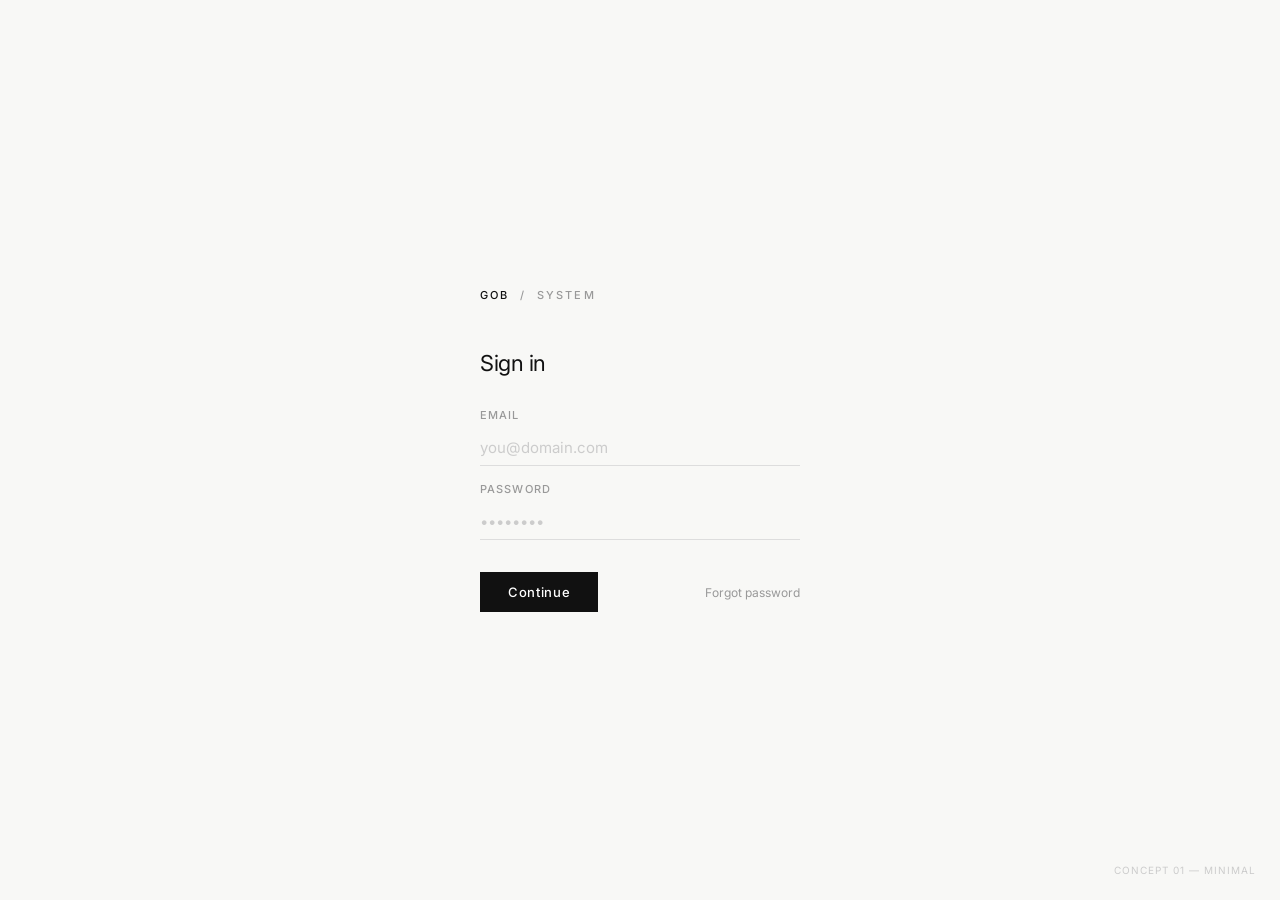
<file: ui/concepts/concept-01-minimal.html>
<!DOCTYPE html>
<html lang="en">
<head>
<meta charset="UTF-8">
<meta name="viewport" content="width=device-width, initial-scale=1.0">
<title>GOB — Login / Concept 01: Minimal</title>
<link href="https://fonts.googleapis.com/css2?family=Inter:wght@300;400;500&display=swap" rel="stylesheet">
<style>
  *, *::before, *::after { box-sizing: border-box; margin: 0; padding: 0; }
  html, body { height: 100%; background: #f8f8f6; font-family: 'Inter', sans-serif; color: #111; }
  body { display: flex; align-items: center; justify-content: center; }
  .wrap { width: 320px; }
  .logo { font-size: 11px; font-weight: 500; letter-spacing: 0.2em; text-transform: uppercase; color: #999; margin-bottom: 48px; }
  .logo span { color: #111; }
  h1 { font-size: 22px; font-weight: 400; margin-bottom: 32px; letter-spacing: -0.02em; }
  .field { margin-bottom: 16px; }
  label { display: block; font-size: 11px; font-weight: 500; letter-spacing: 0.1em; text-transform: uppercase; color: #999; margin-bottom: 8px; }
  input { width: 100%; border: none; border-bottom: 1px solid #ddd; background: transparent; padding: 8px 0; font-size: 15px; font-family: inherit; color: #111; outline: none; transition: border-color 0.2s; }
  input:focus { border-color: #111; }
  input::placeholder { color: #ccc; }
  .actions { margin-top: 32px; display: flex; align-items: center; justify-content: space-between; }
  button { background: #111; color: #fff; border: none; padding: 12px 28px; font-size: 13px; font-family: inherit; font-weight: 500; letter-spacing: 0.05em; cursor: pointer; transition: background 0.2s; }
  button:hover { background: #333; }
  .link { font-size: 12px; color: #999; text-decoration: none; }
  .link:hover { color: #111; }
  .tag { position: fixed; bottom: 24px; right: 24px; font-size: 10px; color: #ccc; letter-spacing: 0.1em; text-transform: uppercase; }
</style>
</head>
<body>
<div class="wrap">
  <div class="logo"><span>GOB</span> &nbsp;/&nbsp; System</div>
  <h1>Sign in</h1>
  <div class="field"><label>Email</label><input type="email" placeholder="you@domain.com"></div>
  <div class="field"><label>Password</label><input type="password" placeholder="••••••••"></div>
  <div class="actions">
    <button>Continue</button>
    <a href="#" class="link">Forgot password</a>
  </div>
</div>
<div class="tag">Concept 01 — Minimal</div>
</body>
</html>
</file>
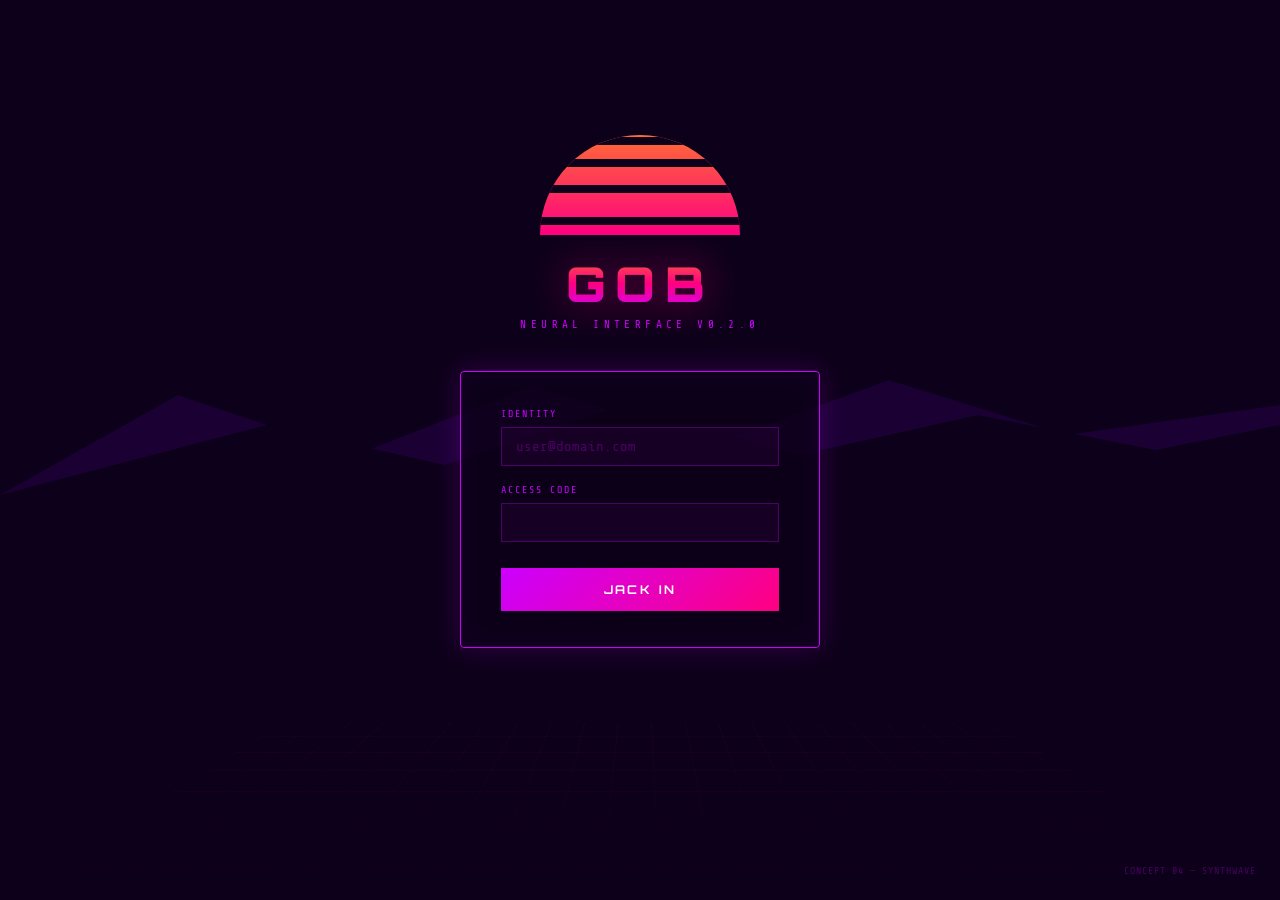
<file: ui/concepts/concept-04-synthwave.html>
<!DOCTYPE html>
<html lang="en">
<head>
<meta charset="UTF-8">
<meta name="viewport" content="width=device-width, initial-scale=1.0">
<title>GOB — Login / Concept 04: Synthwave</title>
<link href="https://fonts.googleapis.com/css2?family=Orbitron:wght@400;700;900&family=Share+Tech+Mono&display=swap" rel="stylesheet">
<style>
  *, *::before, *::after { box-sizing: border-box; margin: 0; padding: 0; }
  html, body { height: 100%; background: #0d001a; font-family: 'Share Tech Mono', monospace; overflow: hidden; }
  body { display: flex; flex-direction: column; align-items: center; justify-content: center; position: relative; }
  .grid { position: fixed; bottom: 0; left: 0; right: 0; height: 50vh; background: linear-gradient(transparent, #0d001a 90%), repeating-linear-gradient(90deg, rgba(255,0,200,0.15) 0px, transparent 1px, transparent 60px), repeating-linear-gradient(0deg, rgba(255,0,200,0.15) 0px, transparent 1px, transparent 60px); background-size: 100% 100%, 60px 60px, 60px 60px; transform: perspective(400px) rotateX(45deg); transform-origin: bottom center; }
  .sun { position: fixed; top: 15%; left: 50%; transform: translateX(-50%); width: 200px; height: 100px; border-radius: 100px 100px 0 0; background: linear-gradient(to bottom, #ff6b35, #ff0080); overflow: hidden; }
  .sun-lines { position: absolute; bottom: 0; left: 0; right: 0; }
  .sun-line { height: 8px; background: #0d001a; margin-bottom: 10px; }
  .sun-line:nth-child(1){margin-bottom:14px}
  .sun-line:nth-child(2){margin-bottom:18px}
  .sun-line:nth-child(3){margin-bottom:24px}
  .mountains { position: fixed; bottom: 45vh; left: 0; right: 0; height: 120px; }
  .mountains svg { width: 100%; height: 100%; }
  .wrap { position: relative; z-index: 10; text-align: center; }
  .logo { font-family: 'Orbitron', sans-serif; font-size: 48px; font-weight: 900; background: linear-gradient(to bottom, #ff6b35, #ff0080, #cc00ff); -webkit-background-clip: text; -webkit-text-fill-color: transparent; background-clip: text; text-shadow: none; letter-spacing: 0.2em; margin-bottom: 4px; filter: drop-shadow(0 0 20px rgba(255,0,128,0.5)); }
  .sub { font-size: 11px; color: #cc00ff; letter-spacing: 0.4em; text-transform: uppercase; margin-bottom: 40px; }
  .card { background: rgba(13,0,26,0.8); border: 1px solid #cc00ff; border-radius: 4px; padding: 36px 40px; width: 360px; box-shadow: 0 0 30px rgba(204,0,255,0.2), inset 0 0 30px rgba(204,0,255,0.05); }
  .field { margin-bottom: 18px; text-align: left; }
  label { display: block; font-size: 10px; color: #cc00ff; letter-spacing: 0.2em; text-transform: uppercase; margin-bottom: 8px; }
  input { width: 100%; background: rgba(204,0,255,0.05); border: 1px solid rgba(204,0,255,0.3); padding: 11px 14px; font-family: inherit; font-size: 14px; color: #ff6bff; outline: none; transition: border-color 0.2s, box-shadow 0.2s; }
  input::placeholder { color: rgba(204,0,255,0.3); }
  input:focus { border-color: #cc00ff; box-shadow: 0 0 12px rgba(204,0,255,0.3); }
  button { width: 100%; margin-top: 8px; padding: 14px; background: linear-gradient(135deg, #cc00ff, #ff0080); border: none; color: #fff; font-family: 'Orbitron', sans-serif; font-size: 12px; font-weight: 700; letter-spacing: 0.2em; cursor: pointer; transition: opacity 0.2s; text-transform: uppercase; }
  button:hover { opacity: 0.85; }
  .tag { position: fixed; bottom: 24px; right: 24px; font-size: 10px; color: rgba(204,0,255,0.3); letter-spacing: 0.1em; text-transform: uppercase; }
</style>
</head>
<body>
<div class="sun"><div class="sun-lines"><div class="sun-line"></div><div class="sun-line"></div><div class="sun-line"></div><div class="sun-line"></div></div></div>
<div class="mountains"><svg viewBox="0 0 1440 120" preserveAspectRatio="none"><polygon points="0,120 200,20 400,80 600,10 800,70 1000,5 1200,60 1440,30 1440,120" fill="#1a0033"/><polygon points="0,120 300,50 500,90 700,30 900,80 1100,40 1300,75 1440,50 1440,120" fill="#0d001a"/></svg></div>
<div class="grid"></div>
<div class="wrap">
  <div class="logo">GOB</div>
  <div class="sub">Neural Interface v0.2.0</div>
  <div class="card">
    <div class="field"><label>Identity</label><input type="email" placeholder="user@domain.com"></div>
    <div class="field"><label>Access Code</label><input type="password" placeholder=""></div>
    <button>Jack In</button>
  </div>
</div>
<div class="tag">Concept 04 — Synthwave</div>
</body>
</html>
</file>
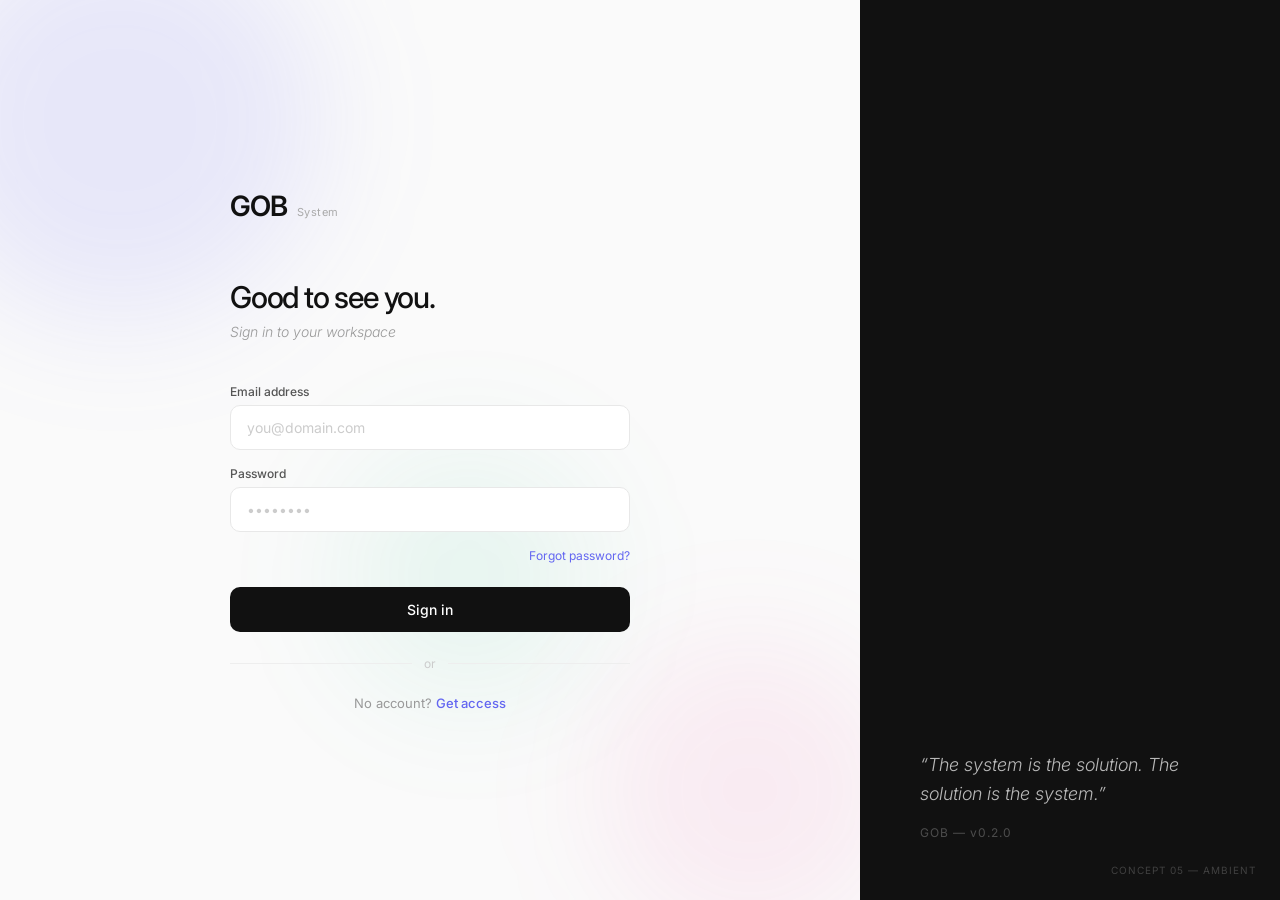
<file: ui/concepts/concept-05-ambient.html>
<!DOCTYPE html>
<html lang="en">
<head>
<meta charset="UTF-8">
<meta name="viewport" content="width=device-width, initial-scale=1.0">
<title>GOB — Login / Concept 05: Ambient</title>
<link href="https://fonts.googleapis.com/css2?family=Inter:ital,wght@0,300;0,400;0,500;0,600;1,300&display=swap" rel="stylesheet">
<style>
  *, *::before, *::after { box-sizing: border-box; margin: 0; padding: 0; }
  html, body { height: 100%; font-family: 'Inter', sans-serif; }
  body { display: flex; min-height: 100vh; background: #fff; }
  .left { flex: 1; display: flex; flex-direction: column; justify-content: center; align-items: center; padding: 60px; position: relative; overflow: hidden; background: #fafafa; }
  .ambient { position: absolute; border-radius: 50%; filter: blur(60px); pointer-events: none; }
  .a1 { width: 400px; height: 400px; background: rgba(99,102,241,0.12); top: -80px; left: -80px; }
  .a2 { width: 300px; height: 300px; background: rgba(236,72,153,0.08); bottom: -40px; right: -40px; }
  .a3 { width: 250px; height: 250px; background: rgba(16,185,129,0.08); top: 50%; left: 40%; }
  .left-inner { position: relative; z-index: 1; max-width: 400px; width: 100%; }
  .wordmark { display: flex; align-items: baseline; gap: 10px; margin-bottom: 56px; }
  .wordmark-g { font-size: 28px; font-weight: 600; color: #111; letter-spacing: -0.04em; }
  .wordmark-s { font-size: 11px; font-weight: 400; color: #aaa; letter-spacing: 0.05em; }
  h1 { font-size: 30px; font-weight: 500; color: #111; letter-spacing: -0.04em; margin-bottom: 8px; }
  .greeting { font-size: 14px; color: #999; font-weight: 300; font-style: italic; margin-bottom: 44px; }
  .field { margin-bottom: 16px; }
  label { display: block; font-size: 12px; font-weight: 500; color: #555; margin-bottom: 6px; }
  input { width: 100%; border: 1.5px solid #e8e8e8; border-radius: 10px; padding: 13px 16px; font-size: 14px; font-family: inherit; color: #111; outline: none; background: #fff; transition: border-color 0.2s, box-shadow 0.2s; }
  input::placeholder { color: #ccc; }
  input:focus { border-color: #6366f1; box-shadow: 0 0 0 3px rgba(99,102,241,0.1); }
  .row { display: flex; justify-content: flex-end; margin-bottom: 24px; }
  .link { font-size: 12px; color: #6366f1; text-decoration: none; }
  button { width: 100%; padding: 14px; background: #111; border: none; border-radius: 10px; color: #fff; font-size: 14px; font-family: inherit; font-weight: 500; cursor: pointer; transition: background 0.2s, transform 0.1s; }
  button:hover { background: #333; transform: translateY(-1px); }
  .divider { display: flex; align-items: center; gap: 12px; margin: 24px 0; }
  .divider hr { flex: 1; border: none; border-top: 1px solid #eee; }
  .divider span { font-size: 12px; color: #ccc; }
  .signup { text-align: center; font-size: 13px; color: #999; }
  .signup a { color: #6366f1; text-decoration: none; font-weight: 500; }
  .right { width: 420px; background: #111; display: flex; flex-direction: column; justify-content: flex-end; padding: 60px; }
  .quote { font-size: 18px; font-weight: 300; color: rgba(255,255,255,0.7); line-height: 1.6; font-style: italic; margin-bottom: 16px; }
  .quote-attr { font-size: 12px; color: rgba(255,255,255,0.25); letter-spacing: 0.08em; }
  .tag { position: fixed; bottom: 24px; right: 24px; font-size: 10px; color: rgba(255,255,255,0.2); letter-spacing: 0.1em; text-transform: uppercase; z-index: 10; }
  @media (max-width: 768px) { .right { display: none; } }
</style>
</head>
<body>
<div class="left">
  <div class="ambient a1"></div>
  <div class="ambient a2"></div>
  <div class="ambient a3"></div>
  <div class="left-inner">
    <div class="wordmark"><span class="wordmark-g">GOB</span><span class="wordmark-s">System</span></div>
    <h1>Good to see you.</h1>
    <p class="greeting">Sign in to your workspace</p>
    <div class="field"><label>Email address</label><input type="email" placeholder="you@domain.com"></div>
    <div class="field"><label>Password</label><input type="password" placeholder="••••••••"></div>
    <div class="row"><a href="#" class="link">Forgot password?</a></div>
    <button>Sign in</button>
    <div class="divider"><hr><span>or</span><hr></div>
    <div class="signup">No account? <a href="#">Get access</a></div>
  </div>
</div>
<div class="right">
  <p class="quote">&ldquo;The system is the solution. The solution is the system.&rdquo;</p>
  <p class="quote-attr">GOB &mdash; v0.2.0</p>
</div>
<div class="tag">Concept 05 — Ambient</div>
</body>
</html>
</file>
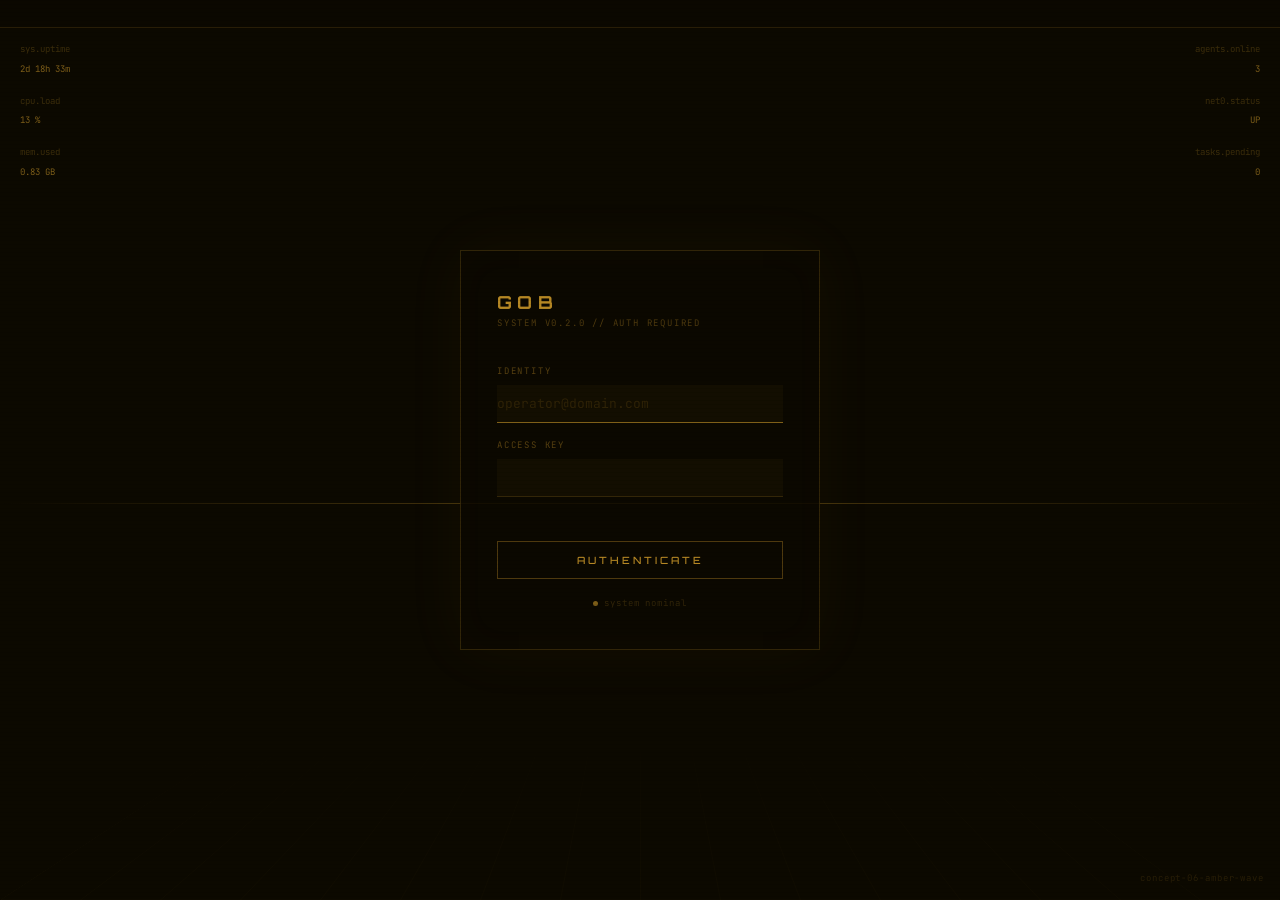
<file: ui/concepts/concept-06-amber-wave.html>
<!DOCTYPE html>
<html lang="en">
<head>
<meta charset="UTF-8">
<meta name="viewport" content="width=device-width, initial-scale=1.0">
<title>GOB — Concept 06: Amber Wave</title>
<link href="https://fonts.googleapis.com/css2?family=JetBrains+Mono:wght@300;400;500&family=Orbitron:wght@500;700&display=swap" rel="stylesheet">
<style>
*, *::before, *::after { box-sizing: border-box; margin: 0; padding: 0; }
html, body { height: 100%; background: #0c0900; font-family: 'JetBrains Mono', monospace; overflow: hidden; }
body { display: flex; align-items: center; justify-content: center; position: relative; }

/* GRID FLOOR */
.grid-floor { position: fixed; bottom: 0; left: 0; right: 0; height: 45vh;
  background:
    repeating-linear-gradient(90deg, rgba(200,150,40,0.08) 0px, transparent 1px, transparent 80px),
    repeating-linear-gradient(0deg, rgba(200,150,40,0.08) 0px, transparent 1px, transparent 80px);
  transform: perspective(500px) rotateX(50deg);
  transform-origin: bottom center;
  mask-image: linear-gradient(to top, rgba(0,0,0,0.5), transparent);
}

/* HORIZON LINE */
.horizon { position: fixed; bottom: 44vh; left: 0; right: 0; height: 1px;
  background: linear-gradient(to right, transparent, rgba(200,150,40,0.4), transparent); }

/* SCANLINES */
body::after { content: ''; position: fixed; inset: 0;
  background: repeating-linear-gradient(0deg, transparent, transparent 3px, rgba(0,0,0,0.06) 3px, rgba(0,0,0,0.06) 4px);
  pointer-events: none; z-index: 50; }

/* LOG STRIP - top */
.log-strip { position: fixed; top: 0; left: 0; right: 0; height: 28px;
  border-bottom: 1px solid rgba(200,150,40,0.15);
  background: rgba(12,9,0,0.8); display: flex; align-items: center;
  overflow: hidden; }
.log-ticker { font-size: 9px; color: rgba(200,150,40,0.4); white-space: nowrap;
  animation: ticker 20s linear infinite; padding-left: 100%; }
@keyframes ticker { 0%{transform:translateX(0)} 100%{transform:translateX(-100%)} }

/* SIDE METRICS */
.side-l, .side-r { position: fixed; top: 40px; font-size: 9px; color: rgba(200,150,40,0.25); line-height: 2.2; }
.side-l { left: 20px; }
.side-r { right: 20px; text-align: right; }
.side-l .hi, .side-r .hi { color: rgba(200,150,40,0.6); }

/* CARD */
.card { position: relative; z-index: 10; width: 360px;
  border: 1px solid rgba(200,150,40,0.2);
  background: rgba(12,9,0,0.85);
  padding: 40px 36px;
  box-shadow: 0 0 60px rgba(200,150,40,0.05), inset 0 0 40px rgba(200,150,40,0.02); }
.logo { font-family: 'Orbitron', sans-serif; font-size: 18px; font-weight: 700;
  color: rgba(200,150,40,0.9); letter-spacing: 0.3em; margin-bottom: 4px; }
.logo-sub { font-size: 9px; color: rgba(200,150,40,0.35); letter-spacing: 0.2em;
  margin-bottom: 36px; text-transform: uppercase; }
.field { margin-bottom: 16px; }
label { display: block; font-size: 9px; color: rgba(200,150,40,0.4);
  letter-spacing: 0.2em; text-transform: uppercase; margin-bottom: 8px; }
input { width: 100%; background: rgba(200,150,40,0.04);
  border: none; border-bottom: 1px solid rgba(200,150,40,0.2);
  padding: 10px 0; font-family: inherit; font-size: 13px;
  color: rgba(200,150,40,0.9); outline: none;
  transition: border-color 0.2s; }
input::placeholder { color: rgba(200,150,40,0.15); }
input:focus { border-color: rgba(200,150,40,0.6); }
button { width: 100%; margin-top: 28px; padding: 12px;
  background: transparent; border: 1px solid rgba(200,150,40,0.35);
  color: rgba(200,150,40,0.9); font-family: 'Orbitron', sans-serif;
  font-size: 10px; font-weight: 500; letter-spacing: 0.3em;
  cursor: pointer; transition: all 0.2s; text-transform: uppercase; }
button:hover { background: rgba(200,150,40,0.08); border-color: rgba(200,150,40,0.7); }
.status { margin-top: 18px; font-size: 9px; color: rgba(200,150,40,0.2); text-align: center; letter-spacing: 0.1em; }
.pulse { display: inline-block; width: 5px; height: 5px; border-radius: 50%;
  background: rgba(200,150,40,0.6); margin-right: 6px;
  animation: pulse 2s ease-in-out infinite; vertical-align: middle; }
@keyframes pulse { 0%,100%{opacity:1} 50%{opacity:0.2} }

.tag { position: fixed; bottom: 16px; right: 16px; font-size: 9px;
  color: rgba(200,150,40,0.15); letter-spacing: 0.1em; z-index: 60; }
</style>
</head>
<body>
<div class="log-strip">
  <div class="log-ticker" id="ticker"></div>
</div>
<div class="grid-floor"></div>
<div class="horizon"></div>

<div class="side-l">
  <div>sys.uptime</div>
  <div class="hi" id="upt">—</div>
  <div style="margin-top:12px">cpu.load</div>
  <div class="hi" id="cpu">—</div>
  <div style="margin-top:12px">mem.used</div>
  <div class="hi" id="mem">—</div>
</div>

<div class="side-r">
  <div>agents.online</div>
  <div class="hi">3</div>
  <div style="margin-top:12px">net0.status</div>
  <div class="hi">UP</div>
  <div style="margin-top:12px">tasks.pending</div>
  <div class="hi" id="tasks">0</div>
</div>

<div class="card">
  <div class="logo">GOB</div>
  <div class="logo-sub">System v0.2.0 // auth required</div>
  <div class="field"><label>Identity</label><input type="email" placeholder="operator@domain.com" autofocus></div>
  <div class="field"><label>Access Key</label><input type="password" placeholder=""></div>
  <button>Authenticate</button>
  <div class="status"><span class="pulse"></span><span id="st">system nominal</span></div>
</div>

<div class="tag">concept-06-amber-wave</div>

<script>
const logs = [
  "agent:0 heartbeat 11ms","scheduler idle","net0 rx:2.4KB tx:0.8KB",
  "agent:1 task complete","mem 1.3GB/8GB","cpu 11%","git HEAD develop",
  "agent:2 spawned hacker","backup OK 03:00","dns resolved 1ms",
  "kernel tick 0x4700420031a2f","watchdog all up","agent:0 claude 2.1s",
  "log rotated 847 entries","docker gob-dev :3001"
];
document.getElementById('ticker').textContent = logs.join('  //  ') + '  //  ' + logs.join('  //  ');

let start = Date.now() - (2*86400+18*3600+33*60)*1000;
function tick() {
  const e = Date.now()-start, d=Math.floor(e/86400000), h=Math.floor((e%86400000)/3600000), m=Math.floor((e%3600000)/60000);
  document.getElementById('upt').textContent = d+'d '+String(h).padStart(2,'0')+'h '+String(m).padStart(2,'0')+'m';
  document.getElementById('cpu').textContent = Math.floor(8+Math.random()*14)+' %';
  document.getElementById('mem').textContent = (1.1+Math.sin(Date.now()/25000)*0.3).toFixed(2)+' GB';
  document.getElementById('tasks').textContent = Math.random()>0.8?Math.floor(Math.random()*3):0;
}
tick(); setInterval(tick,3000);
const st=['system nominal','agents online','net0 up','scheduler idle','backup current'];
let si=0; setInterval(()=>{ si=(si+1)%st.length; document.getElementById('st').textContent=st[si]; },4500);
</script>
</body>
</html>
</file>
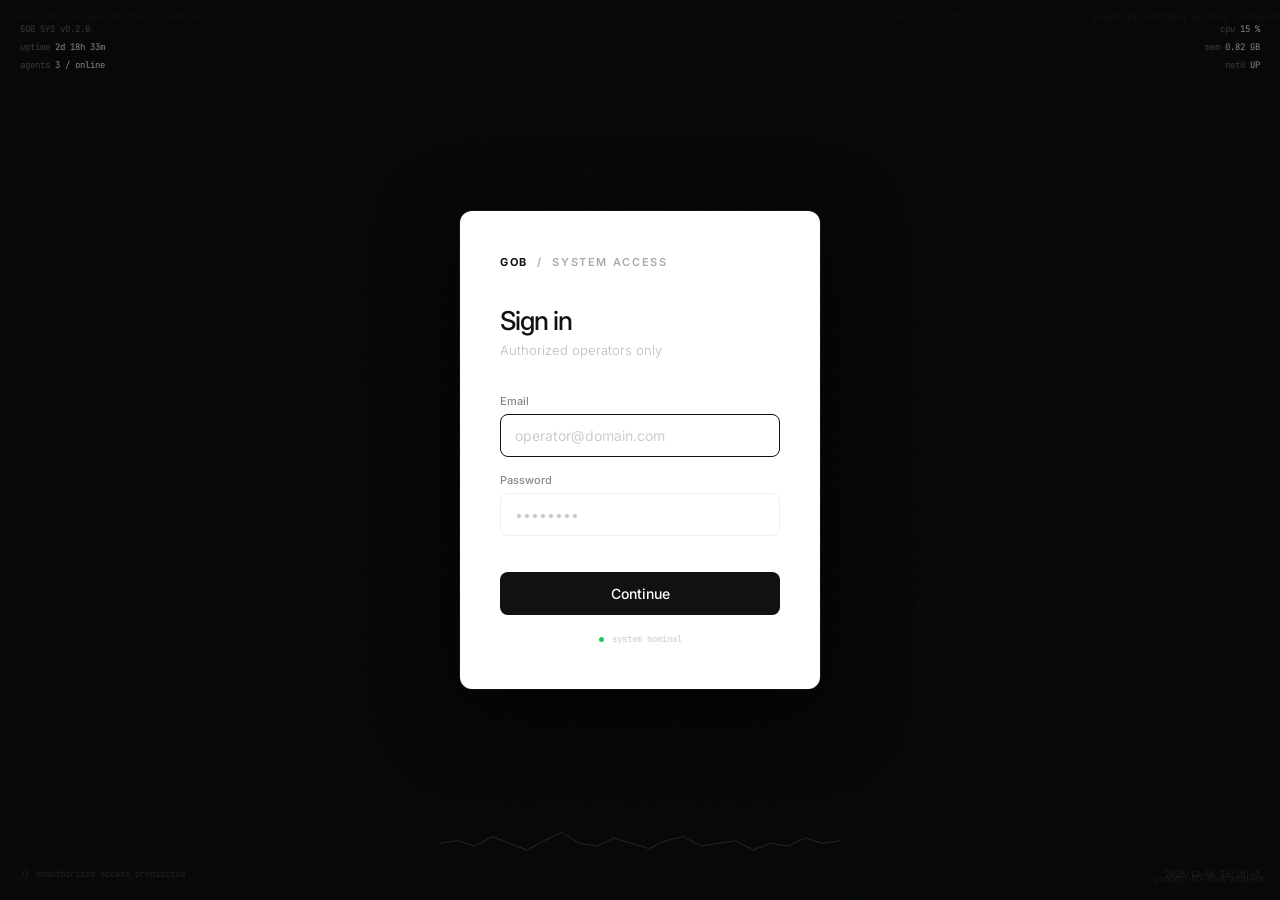
<file: ui/concepts/concept-07-dark-ambient.html>
<!DOCTYPE html>
<html lang="en">
<head>
<meta charset="UTF-8">
<meta name="viewport" content="width=device-width, initial-scale=1.0">
<title>GOB — Concept 07: Dark Ambient</title>
<link href="https://fonts.googleapis.com/css2?family=Inter:wght@300;400;500;600&family=JetBrains+Mono:wght@300;400&display=swap" rel="stylesheet">
<style>
*, *::before, *::after { box-sizing: border-box; margin: 0; padding: 0; }
html, body { height: 100%; background: #080808; font-family: 'Inter', sans-serif; overflow: hidden; }
body { display: flex; align-items: center; justify-content: center; }

/* Background log columns */
.log-col { position: fixed; top: 0; bottom: 0; width: 200px; overflow: hidden; pointer-events: none; }
.log-col.l1 { left: 0; }
.log-col.l2 { left: 210px; }
.log-col.r1 { right: 0; }
.log-col.r2 { right: 210px; }
.log-col-inner { font-family: 'JetBrains Mono', monospace; font-size: 9px; line-height: 2; padding: 8px 12px;
  white-space: nowrap; overflow: hidden; }
.log-col.l1 .log-col-inner { color: rgba(255,255,255,0.04); animation: scrolld 22s linear infinite; }
.log-col.l2 .log-col-inner { color: rgba(255,255,255,0.025); animation: scrolld 35s linear infinite; animation-delay:-10s; }
.log-col.r1 .log-col-inner { color: rgba(255,255,255,0.04); animation: scrollu 28s linear infinite; }
.log-col.r2 .log-col-inner { color: rgba(255,255,255,0.025); animation: scrollu 18s linear infinite; animation-delay:-5s; }
@keyframes scrolld { 0%{transform:translateY(-50%)} 100%{transform:translateY(0)} }
@keyframes scrollu { 0%{transform:translateY(0)} 100%{transform:translateY(-50%)} }

/* noise texture */
body::before { content:''; position:fixed; inset:0;
  background-image: url("data:image/svg+xml,%3Csvg viewBox='0 0 200 200' xmlns='http://www.w3.org/2000/svg'%3E%3Cfilter id='n'%3E%3CfeTurbulence type='fractalNoise' baseFrequency='0.9' numOctaves='4' stitchTiles='stitch'/%3E%3C/filter%3E%3Crect width='100%25' height='100%25' filter='url(%23n)' opacity='0.03'/%3E%3C/svg%3E");
  opacity: 0.4; pointer-events: none; z-index: 1; }

/* Live mini chart */
.chart-wrap { position: fixed; bottom: 30px; left: 50%; transform: translateX(-50%); z-index: 2; opacity: 0.15; }
canvas#chart { display: block; }

/* Corner indicators */
.corner { position: fixed; font-family: 'JetBrains Mono', monospace; font-size: 9px; z-index: 5; }
.corner.tl { top: 20px; left: 20px; color: rgba(255,255,255,0.2); line-height: 2; }
.corner.tr { top: 20px; right: 20px; color: rgba(255,255,255,0.2); line-height: 2; text-align: right; }
.corner.bl { bottom: 20px; left: 20px; color: rgba(255,255,255,0.1); }
.corner.br { bottom: 20px; right: 20px; color: rgba(255,255,255,0.1); }
.corner .bright { color: rgba(255,255,255,0.5); }

/* Card */
.card { position: relative; z-index: 10; background: #fff; border-radius: 12px;
  padding: 44px 40px; width: 360px;
  box-shadow: 0 0 0 1px rgba(255,255,255,0.05), 0 20px 80px rgba(0,0,0,0.8); }
.wordmark { font-size: 11px; font-weight: 600; letter-spacing: 0.15em;
  text-transform: uppercase; color: #aaa; margin-bottom: 36px; }
.wordmark strong { color: #111; }
h1 { font-size: 26px; font-weight: 500; color: #111; letter-spacing: -0.04em; margin-bottom: 6px; }
.sub { font-size: 13px; color: #bbb; font-weight: 300; margin-bottom: 36px; }
.field { margin-bottom: 16px; }
label { display: block; font-size: 11px; font-weight: 500; color: #888; margin-bottom: 6px; }
input { width: 100%; border: 1.5px solid #eee; border-radius: 8px; padding: 12px 14px;
  font-size: 14px; font-family: inherit; color: #111; outline: none;
  transition: border-color 0.2s; }
input::placeholder { color: #ccc; }
input:focus { border-color: #111; }
button { width: 100%; margin-top: 20px; padding: 13px; background: #111; border: none;
  border-radius: 8px; color: #fff; font-size: 14px; font-family: inherit; font-weight: 500;
  cursor: pointer; transition: background 0.2s; }
button:hover { background: #333; }
.sys-row { display: flex; align-items: center; justify-content: center; gap: 8px;
  margin-top: 18px; font-family: 'JetBrains Mono', monospace; font-size: 9px; color: #ccc; }
.dot-g { width:5px;height:5px;border-radius:50%;background:#22c55e;animation:pulse 2s ease-in-out infinite; }
@keyframes pulse{0%,100%{opacity:1}50%{opacity:0.2}}

.tag { position: fixed; bottom: 16px; right: 16px; font-size: 9px; color: rgba(255,255,255,0.08); z-index: 20; }
</style>
</head>
<body>
<div class="log-col l1"><div class="log-col-inner" id="lc1"></div></div>
<div class="log-col l2"><div class="log-col-inner" id="lc2"></div></div>
<div class="log-col r1"><div class="log-col-inner" id="rc1"></div></div>
<div class="log-col r2"><div class="log-col-inner" id="rc2"></div></div>

<div class="corner tl">
  <div>GOB SYS v0.2.0</div>
  <div>uptime <span class="bright" id="upt2">—</span></div>
  <div>agents <span class="bright">3 / online</span></div>
</div>
<div class="corner tr">
  <div>cpu <span class="bright" id="cpu2">—</span></div>
  <div>mem <span class="bright" id="mem2">—</span></div>
  <div>net0 <span class="bright">UP</span></div>
</div>
<div class="corner bl">// unauthorized access prohibited</div>
<div class="corner br" id="ts">—</div>

<div class="chart-wrap"><canvas id="chart" width="400" height="40"></canvas></div>

<div class="card">
  <div class="wordmark"><strong>GOB</strong> &nbsp;/&nbsp; System Access</div>
  <h1>Sign in</h1>
  <p class="sub">Authorized operators only</p>
  <div class="field"><label>Email</label><input type="email" placeholder="operator@domain.com" autofocus></div>
  <div class="field"><label>Password</label><input type="password" placeholder="••••••••"></div>
  <button>Continue</button>
  <div class="sys-row"><div class="dot-g"></div><span id="st2">system nominal</span></div>
</div>

<div class="tag">concept-07-dark-ambient</div>

<script>
const logs = [
  "[agent:0] heartbeat OK 11ms","[scheduler] idle — no pending",
  "[net0] rx:2.4KB tx:0.8KB","[agent:1] task complete",
  "[mem] 1.3GB/8.0GB","[cpu] load 11%","[git] HEAD develop +3",
  "[agent:2] spawned profile:hacker","[backup] snapshot OK 03:00",
  "[auth] 0 sessions active","[kernel] tick 0x4700420031a2f",
  "[watchdog] all services UP","[agent:0] claude response 2.1s",
  "[log] rotated 847 entries","[docker] gob-dev :3001 UP",
  "[agent:1] memory_save OK","[dns] resolved 1ms",
  "[sys] temp 41C","[agent:0] tool:code_exec 1.3s",
  "[cron] next 00:04:12"
];
function makeLogs(n){ let s=''; for(let i=0;i<n;i++) s+=logs[i%logs.length]+'\n'; return s+s; }
['lc1','lc2','rc1','rc2'].forEach((id,i)=>{ document.getElementById(id).textContent=makeLogs(40+(i*7)); });

let start=Date.now()-(2*86400+18*3600+33*60)*1000;
function tick(){
  const e=Date.now()-start,d=Math.floor(e/86400000),h=Math.floor((e%86400000)/3600000),m=Math.floor((e%3600000)/60000);
  document.getElementById('upt2').textContent=d+'d '+String(h).padStart(2,'0')+'h '+String(m).padStart(2,'0')+'m';
  document.getElementById('cpu2').textContent=Math.floor(8+Math.random()*14)+' %';
  document.getElementById('mem2').textContent=(1.1+Math.sin(Date.now()/25000)*0.3).toFixed(2)+' GB';
  document.getElementById('ts').textContent=new Date().toISOString().replace('T',' ').slice(0,19);
}
tick(); setInterval(tick,3000);
const st=['system nominal','agents online','net0 up','scheduler idle'];
let si=0; setInterval(()=>{ si=(si+1)%st.length; document.getElementById('st2').textContent=st[si]; },4000);

// mini chart
const cv=document.getElementById('chart'),ctx=cv.getContext('2d');
let pts=[20,22,18,25,20,15,22,28,20,18,24,20,16,22,25,18,20,22,15,20,18,24,20,22];
function drawChart(){
  ctx.clearRect(0,0,400,40);
  ctx.strokeStyle='rgba(255,255,255,0.8)';
  ctx.lineWidth=1;
  ctx.beginPath();
  pts.forEach((v,i)=>{ const x=(i/(pts.length-1))*400,y=40-(v/30)*40; i===0?ctx.moveTo(x,y):ctx.lineTo(x,y); });
  ctx.stroke();
}
drawChart();
setInterval(()=>{ pts.shift(); pts.push(10+Math.random()*20); drawChart(); },1200);
</script>
</body>
</html>
</file>
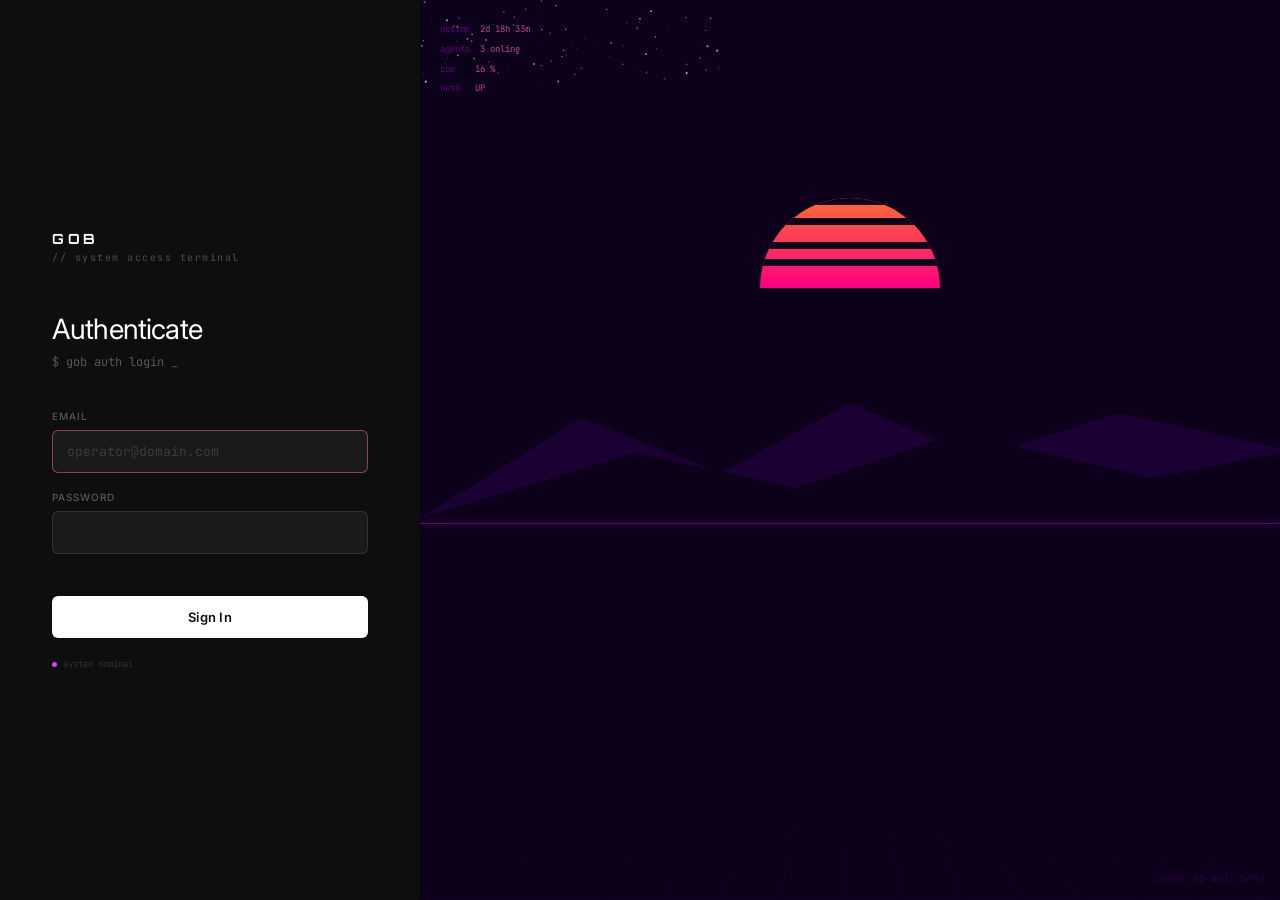
<file: ui/concepts/concept-08-split-synth.html>
<!DOCTYPE html>
<html lang="en">
<head>
<meta charset="UTF-8">
<meta name="viewport" content="width=device-width, initial-scale=1.0">
<title>GOB — Concept 08: Split Synth</title>
<link href="https://fonts.googleapis.com/css2?family=Inter:wght@300;400;500;600&family=Orbitron:wght@400;700&family=JetBrains+Mono:wght@300;400&display=swap" rel="stylesheet">
<style>
*,*::before,*::after{box-sizing:border-box;margin:0;padding:0;}
html,body{height:100%;overflow:hidden;}
body{display:flex;}

/* LEFT PANEL - clean */
.left{width:420px;flex-shrink:0;background:#0e0e0e;display:flex;flex-direction:column;justify-content:center;padding:60px 52px;position:relative;z-index:10;}
.wordmark{font-family:'Orbitron',sans-serif;font-size:14px;font-weight:700;color:#fff;letter-spacing:0.25em;margin-bottom:48px;}
.wordmark span{color:rgba(255,255,255,0.25);font-weight:400;font-size:10px;letter-spacing:0.15em;display:block;margin-top:4px;font-family:'JetBrains Mono',monospace;}
h1{font-family:'Inter',sans-serif;font-size:28px;font-weight:400;color:#fff;letter-spacing:-0.03em;margin-bottom:8px;}
.sub{font-size:12px;color:rgba(255,255,255,0.3);font-family:'JetBrains Mono',monospace;margin-bottom:40px;}
.field{margin-bottom:18px;}
label{display:block;font-size:10px;font-weight:500;color:rgba(255,255,255,0.3);letter-spacing:0.1em;text-transform:uppercase;font-family:'Inter',sans-serif;margin-bottom:8px;}
input{width:100%;background:rgba(255,255,255,0.05);border:1px solid rgba(255,255,255,0.1);border-radius:6px;padding:12px 14px;font-family:'JetBrains Mono',monospace;font-size:13px;color:#fff;outline:none;transition:border-color 0.2s;}
input::placeholder{color:rgba(255,255,255,0.15);}
input:focus{border-color:rgba(255,100,200,0.5);}
button{width:100%;margin-top:24px;padding:13px;background:#fff;border:none;border-radius:6px;color:#0e0e0e;font-family:'Inter',sans-serif;font-size:13px;font-weight:600;cursor:pointer;letter-spacing:0.02em;transition:opacity 0.2s;}
button:hover{opacity:0.85;}
.sys{margin-top:20px;font-family:'JetBrains Mono',monospace;font-size:9px;color:rgba(255,255,255,0.15);display:flex;align-items:center;gap:6px;}
.dot{width:5px;height:5px;border-radius:50%;background:#cc44ff;animation:pulse 2s ease-in-out infinite;}
@keyframes pulse{0%,100%{opacity:1}50%{opacity:0.2}}

/* RIGHT PANEL - synthwave scene */
.right{flex:1;background:#0d001a;position:relative;overflow:hidden;}

/* stars */
.stars{position:absolute;inset:0;}

/* sun */
.sun{position:absolute;left:50%;top:22%;transform:translateX(-50%);width:180px;height:90px;border-radius:90px 90px 0 0;background:linear-gradient(to bottom,#ff6b35,#ff0080);overflow:hidden;}
.sun-stripe{height:7px;background:#0d001a;margin-bottom:10px;}
.sun-stripe:nth-child(1){margin-bottom:13px}
.sun-stripe:nth-child(2){margin-bottom:17px}

/* mountains */
.mtn{position:absolute;bottom:42%;left:0;right:0;}

/* grid */
.grid{position:absolute;bottom:0;left:0;right:0;height:42%;
  background:
    repeating-linear-gradient(90deg,rgba(204,0,255,0.12) 0,transparent 1px,transparent 60px),
    repeating-linear-gradient(0deg,rgba(204,0,255,0.12) 0,transparent 1px,transparent 60px);
  transform:perspective(400px) rotateX(45deg);transform-origin:bottom center;
  mask-image:linear-gradient(to top,rgba(0,0,0,0.6),transparent);}
.horizon-line{position:absolute;bottom:41.8%;left:0;right:0;height:1px;background:rgba(204,0,255,0.4);box-shadow:0 0 8px rgba(204,0,255,0.6);}

/* live data overlay on right panel */
.right-data{position:absolute;top:20px;left:20px;font-family:'JetBrains Mono',monospace;font-size:9px;color:rgba(204,0,255,0.4);line-height:2.2;z-index:5;}
.right-data .hi{color:rgba(255,100,200,0.7);}
.right-log{position:absolute;bottom:20px;left:20px;right:20px;font-family:'JetBrains Mono',monospace;font-size:8px;color:rgba(204,0,255,0.2);line-height:1.8;z-index:5;overflow:hidden;height:80px;mask-image:linear-gradient(to top,rgba(0,0,0,1),transparent);}

.tag{position:fixed;bottom:16px;right:16px;font-size:9px;color:rgba(204,0,255,0.15);z-index:20;font-family:'JetBrains Mono',monospace;}
</style>
</head>
<body>
<div class="left">
  <div class="wordmark">GOB<span>// system access terminal</span></div>
  <h1>Authenticate</h1>
  <p class="sub">$ gob auth login _</p>
  <div class="field"><label>Email</label><input type="email" placeholder="operator@domain.com" autofocus></div>
  <div class="field"><label>Password</label><input type="password" placeholder=""></div>
  <button>Sign In</button>
  <div class="sys"><div class="dot"></div><span id="st3">system nominal</span></div>
</div>
<div class="right">
  <canvas class="stars" id="stars"></canvas>
  <div class="sun"><div class="sun-stripe"></div><div class="sun-stripe"></div><div class="sun-stripe"></div><div class="sun-stripe"></div></div>
  <div class="mtn">
    <svg viewBox="0 0 800 120" preserveAspectRatio="none" width="100%" height="120">
      <polygon points="0,120 150,20 280,75 400,5 520,60 650,15 800,50 800,120" fill="#1a0033"/>
      <polygon points="0,120 200,55 350,90 500,35 680,80 800,55 800,120" fill="#0d001a"/>
    </svg>
  </div>
  <div class="grid"></div>
  <div class="horizon-line"></div>
  <div class="right-data">
    <div>uptime &nbsp;<span class="hi" id="upt3">—</span></div>
    <div>agents &nbsp;<span class="hi">3 online</span></div>
    <div>cpu &nbsp;&nbsp;&nbsp;<span class="hi" id="cpu3">—</span></div>
    <div>net0 &nbsp;&nbsp;<span class="hi">UP</span></div>
  </div>
  <div class="right-log" id="rlog"></div>
</div>
<div class="tag">concept-08-split-synth</div>
<script>
const cv=document.getElementById('stars'),ctx=cv.getContext('2d');
function resizeStars(){cv.width=cv.offsetWidth;cv.height=cv.offsetHeight;drawStars();}
function drawStars(){ctx.clearRect(0,0,cv.width,cv.height);for(let i=0;i<120;i++){ctx.fillStyle=`rgba(255,255,255,${Math.random()*0.6+0.1})`;ctx.beginPath();ctx.arc(Math.random()*cv.width,Math.random()*cv.height*0.55,Math.random()*1.2,0,Math.PI*2);ctx.fill();}}
resizeStars();

const logs=["[agent:0] heartbeat OK 11ms","[net0] rx:2.4KB tx:0.8KB","[agent:1] task complete — summarize","[scheduler] idle","[mem] 1.3GB/8.0GB","[kernel] tick 0x4700420031a2f","[git] HEAD develop ahead 3","[agent:2] spawned profile:hacker","[watchdog] all services UP","[backup] OK 03:00"];
let logIdx=0;
function addLog(){const el=document.getElementById('rlog');el.innerHTML=`<div>${logs[logIdx%logs.length]}</div>`+el.innerHTML;logIdx++;if(el.children.length>8)el.lastChild.remove();}
addLog();setInterval(addLog,2200);

let start=Date.now()-(2*86400+18*3600+33*60)*1000;
function tick(){const e=Date.now()-start,d=Math.floor(e/86400000),h=Math.floor((e%86400000)/3600000),m=Math.floor((e%3600000)/60000);document.getElementById('upt3').textContent=d+'d '+String(h).padStart(2,'0')+'h '+String(m).padStart(2,'0')+'m';document.getElementById('cpu3').textContent=Math.floor(8+Math.random()*14)+' %';}
tick();setInterval(tick,3000);
const st=['system nominal','agents online','net0 up','scheduler idle'];let si=0;
setInterval(()=>{si=(si+1)%st.length;document.getElementById('st3').textContent=st[si];},4000);
</script>
</body>
</html>
</file>
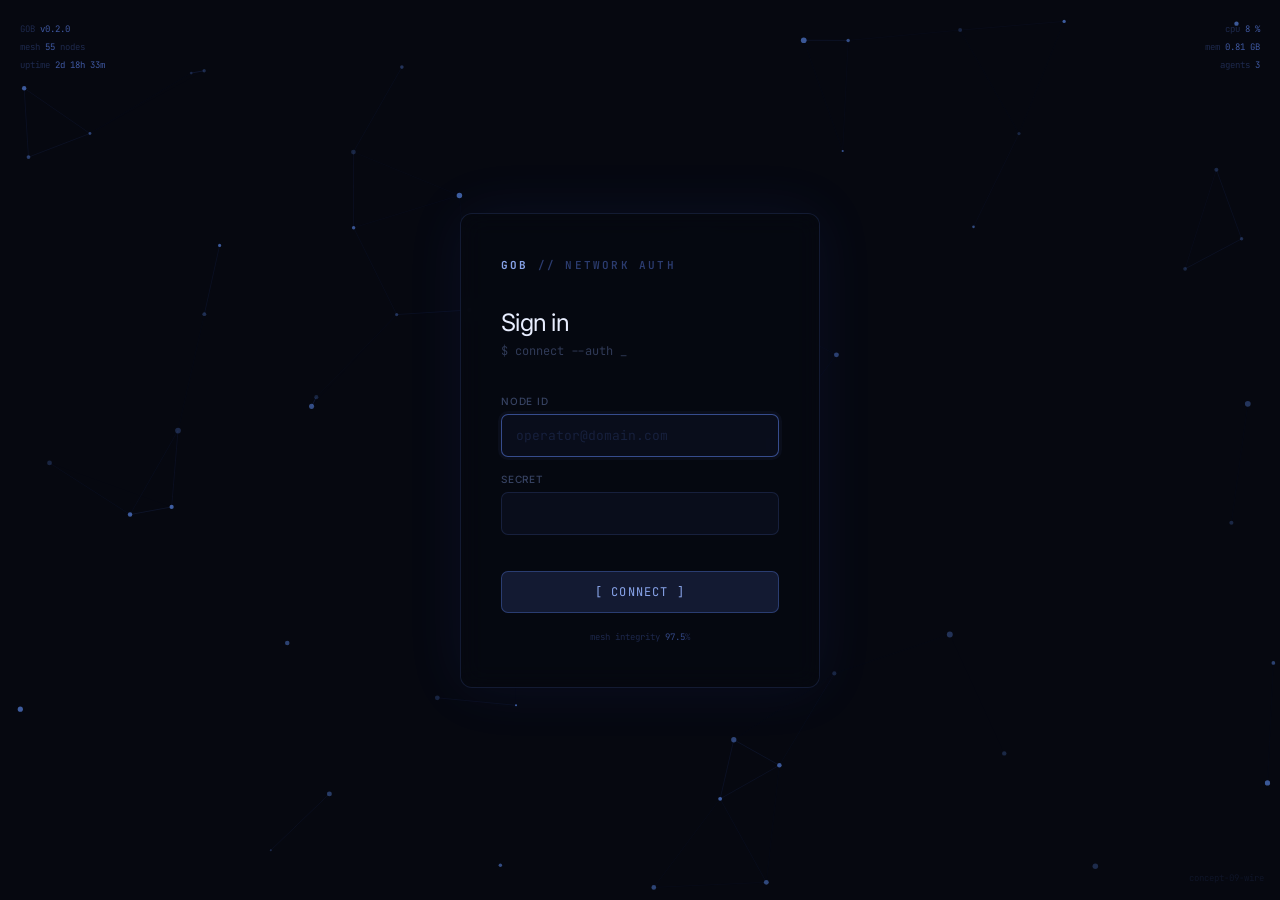
<file: ui/concepts/concept-09-wire.html>
<!DOCTYPE html>
<html lang="en">
<head>
<meta charset="UTF-8">
<meta name="viewport" content="width=device-width, initial-scale=1.0">
<title>GOB — Concept 09: Wire</title>
<link href="https://fonts.googleapis.com/css2?family=Inter:wght@300;400;500;600&family=JetBrains+Mono:wght@300;400&display=swap" rel="stylesheet">
<style>
*,*::before,*::after{box-sizing:border-box;margin:0;padding:0;}
html,body{height:100%;background:#060810;font-family:'Inter',sans-serif;overflow:hidden;}
body{display:flex;align-items:center;justify-content:center;position:relative;}
canvas#net{position:fixed;inset:0;z-index:0;}
.corner{position:fixed;font-family:'JetBrains Mono',monospace;font-size:9px;z-index:5;line-height:2;}
.corner.tl{top:20px;left:20px;color:rgba(100,140,255,0.25);}
.corner.tr{top:20px;right:20px;color:rgba(100,140,255,0.25);text-align:right;}
.corner .hi{color:rgba(100,140,255,0.6);}
.card{position:relative;z-index:10;background:rgba(6,8,16,0.88);border:1px solid rgba(100,140,255,0.15);border-radius:12px;padding:44px 40px;width:360px;backdrop-filter:blur(12px);box-shadow:0 0 60px rgba(60,100,255,0.08);}
.logo{font-size:11px;font-weight:600;letter-spacing:0.2em;text-transform:uppercase;color:rgba(100,140,255,0.4);margin-bottom:36px;font-family:'JetBrains Mono',monospace;}
.logo strong{color:rgba(150,180,255,0.9);}
h1{font-size:24px;font-weight:400;color:#e8eeff;letter-spacing:-0.03em;margin-bottom:6px;}
.sub{font-size:12px;color:rgba(150,180,255,0.3);font-family:'JetBrains Mono',monospace;margin-bottom:36px;}
.field{margin-bottom:16px;}
label{display:block;font-size:10px;font-weight:500;color:rgba(150,180,255,0.35);letter-spacing:0.08em;text-transform:uppercase;margin-bottom:7px;}
input{width:100%;background:rgba(100,140,255,0.05);border:1px solid rgba(100,140,255,0.15);border-radius:7px;padding:12px 14px;font-size:13px;font-family:'JetBrains Mono',monospace;color:#e8eeff;outline:none;transition:border-color 0.2s;}
input::placeholder{color:rgba(100,140,255,0.15);}
input:focus{border-color:rgba(100,140,255,0.5);box-shadow:0 0 0 3px rgba(100,140,255,0.05);}
button{width:100%;margin-top:20px;padding:12px;background:rgba(100,140,255,0.15);border:1px solid rgba(100,140,255,0.3);border-radius:7px;color:rgba(150,180,255,0.9);font-family:'JetBrains Mono',monospace;font-size:12px;letter-spacing:0.1em;cursor:pointer;transition:all 0.2s;}
button:hover{background:rgba(100,140,255,0.25);border-color:rgba(100,140,255,0.5);}
.nodes-count{margin-top:18px;text-align:center;font-family:'JetBrains Mono',monospace;font-size:9px;color:rgba(100,140,255,0.25);}
.nodes-count span{color:rgba(100,140,255,0.5);}
.tag{position:fixed;bottom:16px;right:16px;font-size:9px;color:rgba(100,140,255,0.1);z-index:20;font-family:'JetBrains Mono',monospace;}
</style>
</head>
<body>
<canvas id="net"></canvas>
<div class="corner tl">
  <div>GOB <span class="hi">v0.2.0</span></div>
  <div>mesh <span class="hi" id="nc">—</span> nodes</div>
  <div>uptime <span class="hi" id="upt4">—</span></div>
</div>
<div class="corner tr">
  <div>cpu <span class="hi" id="cpu4">—</span></div>
  <div>mem <span class="hi" id="mem4">—</span></div>
  <div>agents <span class="hi">3</span></div>
</div>
<div class="card">
  <div class="logo"><strong>GOB</strong> // network auth</div>
  <h1>Sign in</h1>
  <p class="sub">$ connect --auth _</p>
  <div class="field"><label>Node ID</label><input type="email" placeholder="operator@domain.com" autofocus></div>
  <div class="field"><label>Secret</label><input type="password" placeholder=""></div>
  <button>[ CONNECT ]</button>
  <div class="nodes-count">mesh integrity <span id="integrity">98.4</span>%</div>
</div>
<div class="tag">concept-09-wire</div>
<script>
const cv=document.getElementById('net'),ctx=cv.getContext('2d');
let W,H,nodes=[];
function resize(){W=cv.width=window.innerWidth;H=cv.height=window.innerHeight;}
resize();window.addEventListener('resize',()=>{resize();init();});

const NODE_COUNT=55;
function init(){
  nodes=[];
  for(let i=0;i<NODE_COUNT;i++) nodes.push({x:Math.random()*W,y:Math.random()*H,vx:(Math.random()-0.5)*0.4,vy:(Math.random()-0.5)*0.4,r:Math.random()*2+1,pulse:Math.random()*Math.PI*2});
  document.getElementById('nc').textContent=NODE_COUNT;
}
init();

const DIST=140;
function draw(){
  ctx.clearRect(0,0,W,H);
  nodes.forEach(n=>{n.x+=n.vx;n.y+=n.vy;n.pulse+=0.02;if(n.x<0||n.x>W)n.vx*=-1;if(n.y<0||n.y>H)n.vy*=-1;});
  // edges
  for(let i=0;i<nodes.length;i++)for(let j=i+1;j<nodes.length;j++){
    const dx=nodes[i].x-nodes[j].x,dy=nodes[i].y-nodes[j].y,d=Math.sqrt(dx*dx+dy*dy);
    if(d<DIST){const a=(1-d/DIST)*0.18;ctx.strokeStyle=`rgba(80,120,255,${a})`;ctx.lineWidth=0.8;ctx.beginPath();ctx.moveTo(nodes[i].x,nodes[i].y);ctx.lineTo(nodes[j].x,nodes[j].y);ctx.stroke();}
  }
  // nodes
  nodes.forEach(n=>{
    const glow=0.4+Math.sin(n.pulse)*0.2;
    ctx.fillStyle=`rgba(100,150,255,${glow})`;
    ctx.beginPath();ctx.arc(n.x,n.y,n.r,0,Math.PI*2);ctx.fill();
  });
  requestAnimationFrame(draw);
}
draw();

let start=Date.now()-(2*86400+18*3600+33*60)*1000;
function tick(){const e=Date.now()-start,d=Math.floor(e/86400000),h=Math.floor((e%86400000)/3600000),m=Math.floor((e%3600000)/60000);document.getElementById('upt4').textContent=d+'d '+String(h).padStart(2,'0')+'h '+String(m).padStart(2,'0')+'m';document.getElementById('cpu4').textContent=Math.floor(8+Math.random()*14)+' %';document.getElementById('mem4').textContent=(1.1+Math.sin(Date.now()/25000)*0.3).toFixed(2)+' GB';document.getElementById('integrity').textContent=(97+Math.random()*2).toFixed(1);}
tick();setInterval(tick,3000);
</script>
</body>
</html>
</file>
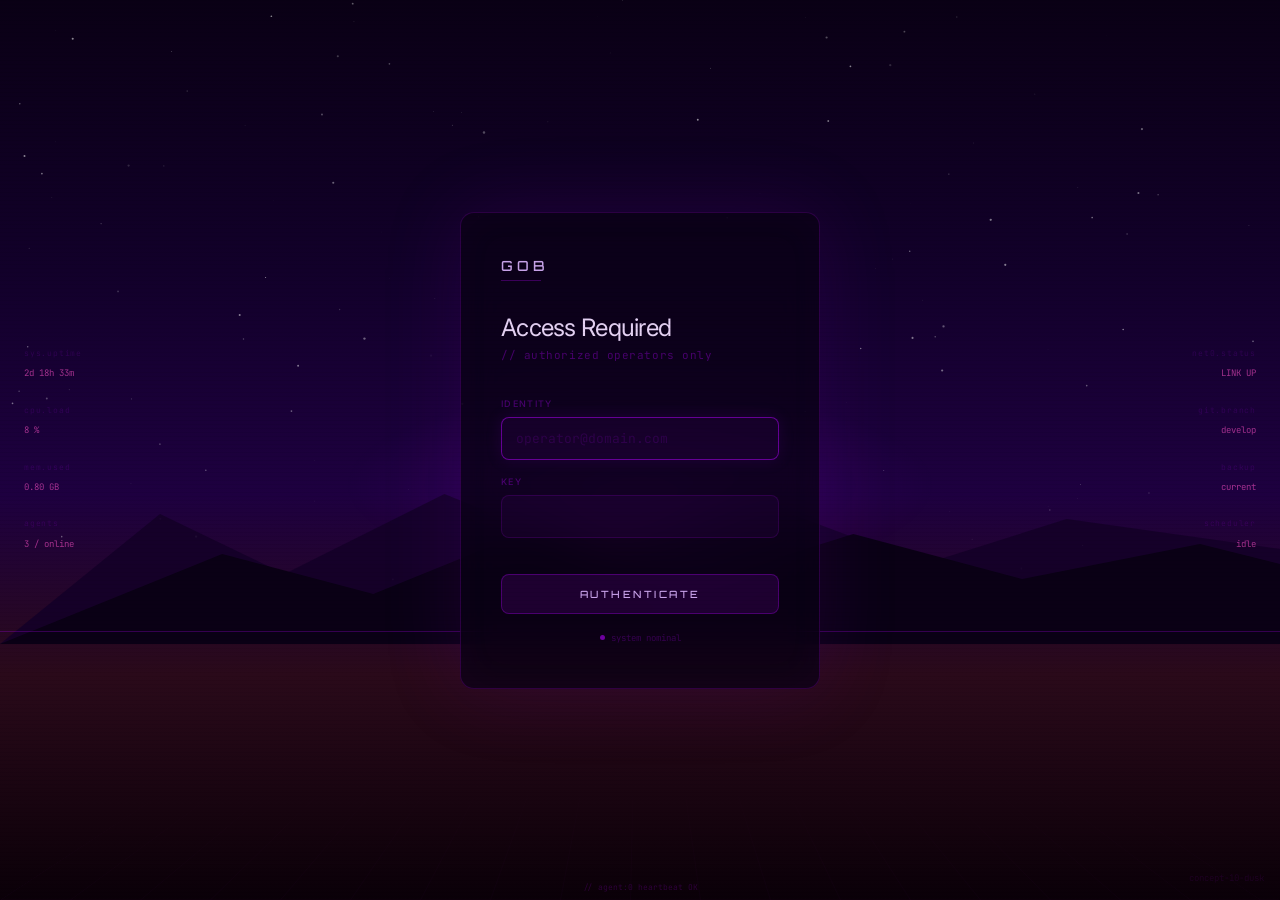
<file: ui/concepts/concept-10-dusk.html>
<!DOCTYPE html>
<html lang="en">
<head>
<meta charset="UTF-8">
<meta name="viewport" content="width=device-width, initial-scale=1.0">
<title>GOB — Concept 10: Dusk</title>
<link href="https://fonts.googleapis.com/css2?family=Inter:wght@300;400;500;600&family=JetBrains+Mono:wght@300;400&family=Orbitron:wght@500&display=swap" rel="stylesheet">
<style>
*,*::before,*::after{box-sizing:border-box;margin:0;padding:0;}
html,body{height:100%;overflow:hidden;}
body{display:flex;align-items:center;justify-content:center;position:relative;
  background:linear-gradient(to bottom,#0a0015 0%,#12002a 30%,#1e0040 55%,#2a0a1a 75%,#0a0008 100%);}

/* Dusk sky layers */
.sky-glow{position:fixed;bottom:35%;left:50%;transform:translateX(-50%);width:600px;height:200px;border-radius:50%;background:radial-gradient(ellipse,rgba(180,0,255,0.12) 0%,transparent 70%);pointer-events:none;}
.sky-glow2{position:fixed;bottom:32%;left:50%;transform:translateX(-50%);width:400px;height:100px;border-radius:50%;background:radial-gradient(ellipse,rgba(255,0,120,0.08) 0%,transparent 70%);pointer-events:none;}

/* stars */
.starfield{position:fixed;inset:0;pointer-events:none;}

/* mountains silhouette */
.mountains{position:fixed;bottom:28%;left:0;right:0;pointer-events:none;}

/* grid */
.grid-f{position:fixed;bottom:0;left:0;right:0;height:30%;
  background:
    repeating-linear-gradient(90deg,rgba(180,0,255,0.1) 0,transparent 1px,transparent 70px),
    repeating-linear-gradient(0deg,rgba(180,0,255,0.1) 0,transparent 1px,transparent 70px);
  transform:perspective(600px) rotateX(55deg);transform-origin:bottom center;
  mask-image:linear-gradient(to top,rgba(0,0,0,0.4),transparent);}
.grid-line{position:fixed;bottom:29.8%;left:0;right:0;height:1px;background:rgba(180,0,255,0.25);}

/* scanlines */
body::after{content:'';position:fixed;inset:0;background:repeating-linear-gradient(0deg,transparent,transparent 3px,rgba(0,0,0,0.04) 3px,rgba(0,0,0,0.04) 4px);pointer-events:none;z-index:50;}

/* Side live data */
.side{position:fixed;font-family:'JetBrains Mono',monospace;font-size:9px;line-height:2.4;z-index:10;}
.side.l{left:24px;top:50%;transform:translateY(-50%);color:rgba(180,0,255,0.25);}
.side.r{right:24px;top:50%;transform:translateY(-50%);color:rgba(180,0,255,0.25);text-align:right;}
.side .hi{color:rgba(255,80,200,0.6);}
.side .label{color:rgba(180,0,255,0.15);font-size:8px;letter-spacing:0.1em;}

/* scrolling event log - bottom */
.event-log{position:fixed;bottom:8px;left:50%;transform:translateX(-50%);width:500px;font-family:'JetBrains Mono',monospace;font-size:8px;color:rgba(180,0,255,0.2);text-align:center;z-index:10;white-space:nowrap;overflow:hidden;}

/* CARD */
.card{position:relative;z-index:20;background:rgba(10,0,21,0.75);border:1px solid rgba(180,0,255,0.2);border-radius:14px;padding:44px 40px;width:360px;backdrop-filter:blur(20px);box-shadow:0 0 80px rgba(120,0,180,0.15),inset 0 0 40px rgba(120,0,180,0.03);}
.logo{font-family:'Orbitron',sans-serif;font-size:14px;font-weight:500;color:rgba(220,180,255,0.9);letter-spacing:0.3em;margin-bottom:6px;}
.logo-line{width:40px;height:1px;background:rgba(180,0,255,0.3);margin-bottom:32px;}
h1{font-size:24px;font-weight:400;color:rgba(240,220,255,0.95);letter-spacing:-0.03em;font-family:'Inter',sans-serif;margin-bottom:6px;}
.sub{font-size:11px;color:rgba(180,0,255,0.35);font-family:'JetBrains Mono',monospace;margin-bottom:36px;letter-spacing:0.05em;}
.field{margin-bottom:16px;}
label{display:block;font-size:9px;font-weight:500;color:rgba(180,0,255,0.35);letter-spacing:0.15em;text-transform:uppercase;margin-bottom:8px;font-family:'Inter',sans-serif;}
input{width:100%;background:rgba(180,0,255,0.05);border:1px solid rgba(180,0,255,0.15);border-radius:8px;padding:12px 14px;font-size:13px;font-family:'JetBrains Mono',monospace;color:rgba(240,220,255,0.9);outline:none;transition:border-color 0.2s,box-shadow 0.2s;}
input::placeholder{color:rgba(180,0,255,0.15);}
input:focus{border-color:rgba(180,0,255,0.5);box-shadow:0 0 16px rgba(120,0,180,0.15);}
button{width:100%;margin-top:20px;padding:13px;background:rgba(180,0,255,0.12);border:1px solid rgba(180,0,255,0.3);border-radius:8px;color:rgba(220,180,255,0.9);font-family:'Orbitron',sans-serif;font-size:10px;font-weight:500;letter-spacing:0.25em;cursor:pointer;transition:all 0.2s;}
button:hover{background:rgba(180,0,255,0.22);border-color:rgba(180,0,255,0.6);box-shadow:0 0 20px rgba(120,0,180,0.2);}
.status{margin-top:18px;text-align:center;font-family:'JetBrains Mono',monospace;font-size:9px;color:rgba(180,0,255,0.25);display:flex;align-items:center;justify-content:center;gap:6px;}
.pls{width:5px;height:5px;border-radius:50%;background:rgba(180,0,255,0.6);animation:pl 2s ease-in-out infinite;}
@keyframes pl{0%,100%{opacity:1}50%{opacity:0.15}}
.tag{position:fixed;bottom:16px;right:16px;font-size:9px;color:rgba(180,0,255,0.1);z-index:60;font-family:'JetBrains Mono',monospace;}
</style>
</head>
<body>
<canvas class="starfield" id="stars2"></canvas>
<div class="sky-glow"></div>
<div class="sky-glow2"></div>
<div class="mountains">
  <svg viewBox="0 0 1440 160" preserveAspectRatio="none" width="100%" height="160">
    <polygon points="0,160 180,30 320,90 500,10 680,75 860,20 1040,80 1200,35 1440,65 1440,160" fill="rgba(20,0,40,0.9)"/>
    <polygon points="0,160 250,70 420,110 600,45 780,100 960,50 1150,95 1350,60 1440,80 1440,160" fill="rgba(10,0,21,0.95)"/>
  </svg>
</div>
<div class="grid-f"></div>
<div class="grid-line"></div>

<div class="side l">
  <div class="label">sys.uptime</div>
  <div class="hi" id="upt5">—</div>
  <div class="label" style="margin-top:16px">cpu.load</div>
  <div class="hi" id="cpu5">—</div>
  <div class="label" style="margin-top:16px">mem.used</div>
  <div class="hi" id="mem5">—</div>
  <div class="label" style="margin-top:16px">agents</div>
  <div class="hi">3 / online</div>
</div>

<div class="side r">
  <div class="label">net0.status</div>
  <div class="hi">LINK UP</div>
  <div class="label" style="margin-top:16px">git.branch</div>
  <div class="hi">develop</div>
  <div class="label" style="margin-top:16px">backup</div>
  <div class="hi">current</div>
  <div class="label" style="margin-top:16px">scheduler</div>
  <div class="hi">idle</div>
</div>

<div class="event-log" id="evlog"></div>

<div class="card">
  <div class="logo">GOB</div>
  <div class="logo-line"></div>
  <h1>Access Required</h1>
  <p class="sub">// authorized operators only</p>
  <div class="field"><label>Identity</label><input type="email" placeholder="operator@domain.com" autofocus></div>
  <div class="field"><label>Key</label><input type="password" placeholder=""></div>
  <button>AUTHENTICATE</button>
  <div class="status"><div class="pls"></div><span id="st5">system nominal</span></div>
</div>

<div class="tag">concept-10-dusk</div>
<script>
// Stars
const cv=document.getElementById('stars2'),ctx=cv.getContext('2d');
cv.width=window.innerWidth;cv.height=window.innerHeight;
for(let i=0;i<160;i++){ctx.fillStyle=`rgba(255,255,255,${Math.random()*0.5+0.05})`;ctx.beginPath();ctx.arc(Math.random()*cv.width,Math.random()*cv.height*0.65,Math.random()*1.2,0,Math.PI*2);ctx.fill();}

// Uptime
let start=Date.now()-(2*86400+18*3600+33*60)*1000;
function tick(){const e=Date.now()-start,d=Math.floor(e/86400000),h=Math.floor((e%86400000)/3600000),m=Math.floor((e%3600000)/60000);document.getElementById('upt5').textContent=d+'d '+String(h).padStart(2,'0')+'h '+String(m).padStart(2,'0')+'m';document.getElementById('cpu5').textContent=Math.floor(8+Math.random()*14)+' %';document.getElementById('mem5').textContent=(1.1+Math.sin(Date.now()/25000)*0.3).toFixed(2)+' GB';}
tick();setInterval(tick,3000);

// Event log ticker
const evs=["agent:0 heartbeat OK","scheduler idle","net0 rx:2.4KB","agent:1 task complete","git HEAD develop +3","backup OK 03:00","kernel tick 0x47004200","agent:2 spawned hacker","watchdog all UP","dns resolved 1ms"];
let ei=0;
function nextEv(){document.getElementById('evlog').textContent='// '+evs[ei%evs.length];ei++;}
nextEv();setInterval(nextEv,3000);

const st=['system nominal','agents online','net0 up','scheduler idle'];let si=0;
setInterval(()=>{si=(si+1)%st.length;document.getElementById('st5').textContent=st[si];},4500);
</script>
</body>
</html>
</file>
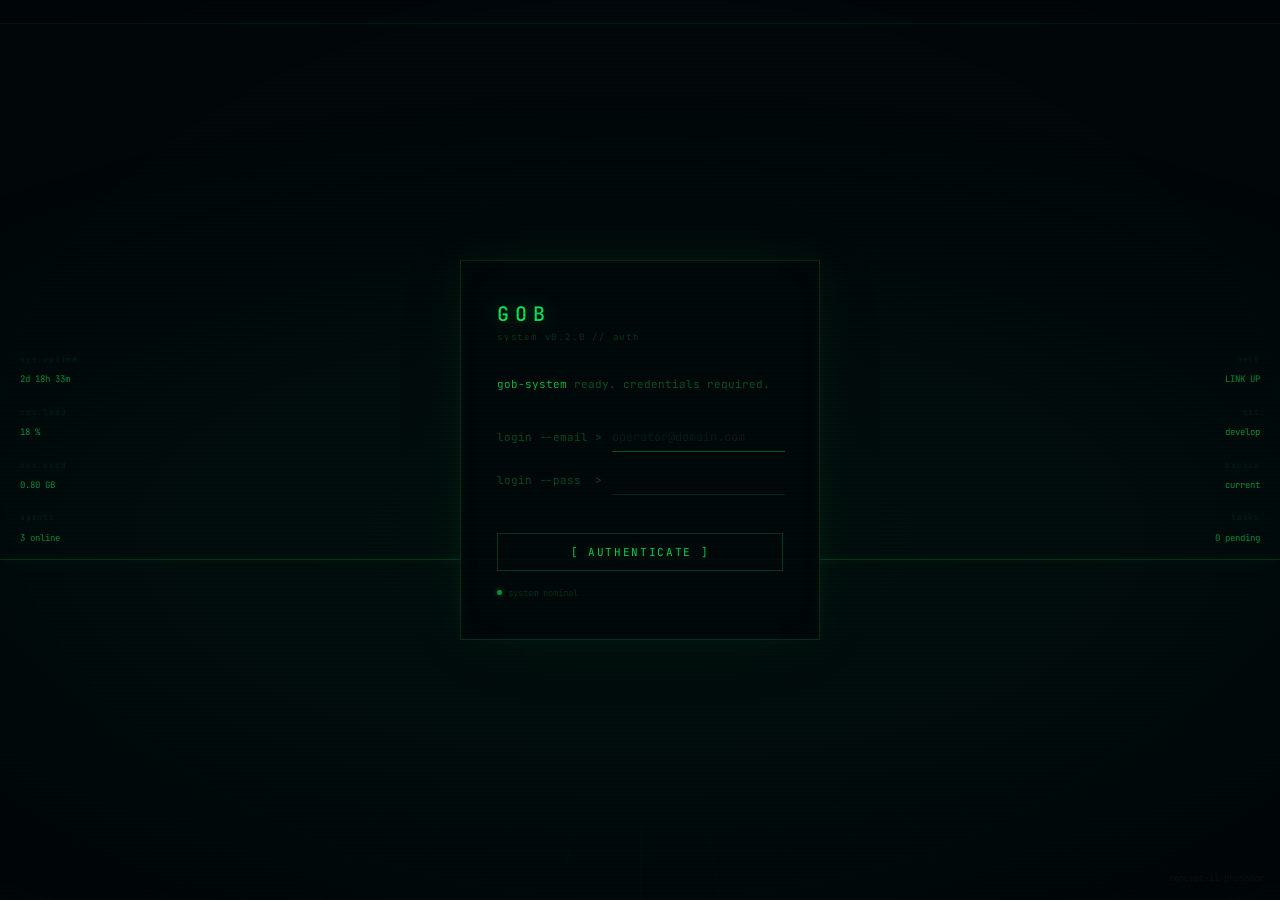
<file: ui/concepts/concept-11-phosphor.html>
<!DOCTYPE html>
<html lang="en">
<head>
<meta charset="UTF-8">
<meta name="viewport" content="width=device-width, initial-scale=1.0">
<title>GOB — Concept 11: Phosphor</title>
<link href="https://fonts.googleapis.com/css2?family=JetBrains+Mono:wght@300;400;500&display=swap" rel="stylesheet">
<style>
*,*::before,*::after{box-sizing:border-box;margin:0;padding:0;}
html,body{height:100%;background:#02080a;font-family:'JetBrains Mono',monospace;overflow:hidden;color:#4dff91;}
body{display:flex;align-items:center;justify-content:center;position:relative;}

/* atmospheric glow */
.atmos{position:fixed;inset:0;pointer-events:none;
  background:radial-gradient(ellipse 80% 50% at 50% 60%,rgba(0,80,40,0.12) 0%,transparent 100%);}

/* grid floor */
.grid{position:fixed;bottom:0;left:0;right:0;height:38%;
  background:
    repeating-linear-gradient(90deg,rgba(0,200,80,0.07) 0,transparent 1px,transparent 80px),
    repeating-linear-gradient(0deg,rgba(0,200,80,0.07) 0,transparent 1px,transparent 80px);
  transform:perspective(600px) rotateX(52deg);transform-origin:bottom center;
  mask-image:linear-gradient(to top,rgba(0,0,0,0.5),transparent);}
.grid-line{position:fixed;bottom:37.8%;left:0;right:0;height:1px;
  background:rgba(0,200,80,0.2);box-shadow:0 0 6px rgba(0,200,80,0.3);}

/* scanlines */
body::after{content:'';position:fixed;inset:0;
  background:repeating-linear-gradient(0deg,transparent,transparent 2px,rgba(0,0,0,0.08) 2px,rgba(0,0,0,0.08) 4px);
  pointer-events:none;z-index:100;}

/* vignette */
body::before{content:'';position:fixed;inset:0;
  background:radial-gradient(ellipse 100% 100% at 50% 50%,transparent 50%,rgba(0,0,0,0.5) 100%);
  pointer-events:none;z-index:99;}

/* top ticker */
.ticker-wrap{position:fixed;top:0;left:0;right:0;height:24px;border-bottom:1px solid rgba(0,200,80,0.1);
  background:rgba(2,8,10,0.9);overflow:hidden;display:flex;align-items:center;z-index:50;}
.ticker{font-size:8px;color:rgba(0,200,80,0.3);white-space:nowrap;animation:tick 25s linear infinite;padding-left:100%;}
@keyframes tick{0%{transform:translateX(0)}100%{transform:translateX(-100%)}}

/* side panels */
.side{position:fixed;font-size:9px;line-height:2.4;z-index:10;}
.side.l{left:20px;top:50%;transform:translateY(-50%);color:rgba(0,200,80,0.2);}
.side.r{right:20px;top:50%;transform:translateY(-50%);color:rgba(0,200,80,0.2);text-align:right;}
.side .v{color:rgba(0,255,100,0.55);}
.side .k{color:rgba(0,200,80,0.12);font-size:8px;letter-spacing:0.1em;}

/* card */
.card{position:relative;z-index:20;width:360px;
  border:1px solid rgba(0,200,80,0.2);
  background:rgba(2,8,10,0.9);
  padding:40px 36px;
  box-shadow:0 0 40px rgba(0,150,60,0.08),0 0 80px rgba(0,100,40,0.05),inset 0 0 30px rgba(0,100,40,0.03);}
.logo{font-size:20px;font-weight:500;color:rgba(0,255,100,0.9);letter-spacing:0.3em;
  text-shadow:0 0 20px rgba(0,255,100,0.4);margin-bottom:4px;}
.logo-sub{font-size:9px;color:rgba(0,200,80,0.25);letter-spacing:0.2em;margin-bottom:32px;}
.out{font-size:11px;color:rgba(0,200,80,0.4);line-height:1.8;margin-bottom:28px;}
.out .hi{color:rgba(0,255,100,0.7);}
.row{display:flex;align-items:center;margin-bottom:14px;}
.ps1{color:rgba(0,200,80,0.35);margin-right:10px;white-space:nowrap;font-size:11px;}
input{background:transparent;border:none;border-bottom:1px solid rgba(0,200,80,0.15);
  outline:none;font-family:inherit;font-size:12px;color:rgba(0,255,100,0.9);
  caret-color:rgba(0,255,100,0.8);flex:1;padding:6px 0;
  transition:border-color 0.2s;}
input::placeholder{color:rgba(0,200,80,0.12);}
input:focus{border-color:rgba(0,200,80,0.4);}
button{width:100%;margin-top:24px;padding:11px;
  background:transparent;border:1px solid rgba(0,200,80,0.25);
  color:rgba(0,255,100,0.8);font-family:inherit;font-size:11px;
  letter-spacing:0.15em;cursor:pointer;transition:all 0.2s;
  text-shadow:0 0 10px rgba(0,255,100,0.3);}
button:hover{background:rgba(0,200,80,0.06);border-color:rgba(0,200,80,0.6);
  box-shadow:0 0 16px rgba(0,200,80,0.1);}
.status{margin-top:16px;font-size:9px;color:rgba(0,200,80,0.2);
  display:flex;align-items:center;gap:6px;}
.pls{width:5px;height:5px;border-radius:50%;background:rgba(0,255,100,0.6);
  animation:pl 2s ease-in-out infinite;box-shadow:0 0 6px rgba(0,255,100,0.4);}
@keyframes pl{0%,100%{opacity:1}50%{opacity:0.15}}

.tag{position:fixed;bottom:16px;right:16px;font-size:9px;color:rgba(0,200,80,0.08);z-index:200;}
</style>
</head>
<body>
<div class="atmos"></div>
<div class="grid"></div>
<div class="grid-line"></div>
<div class="ticker-wrap"><div class="ticker" id="tkr"></div></div>

<div class="side l">
  <div class="k">sys.uptime</div><div class="v" id="upt">—</div>
  <div class="k" style="margin-top:12px">cpu.load</div><div class="v" id="cpu">—</div>
  <div class="k" style="margin-top:12px">mem.used</div><div class="v" id="mem">—</div>
  <div class="k" style="margin-top:12px">agents</div><div class="v">3 online</div>
</div>
<div class="side r">
  <div class="k">net0</div><div class="v">LINK UP</div>
  <div class="k" style="margin-top:12px">git</div><div class="v">develop</div>
  <div class="k" style="margin-top:12px">backup</div><div class="v">current</div>
  <div class="k" style="margin-top:12px">tasks</div><div class="v" id="tasks">0 pending</div>
</div>

<div class="card">
  <div class="logo">GOB</div>
  <div class="logo-sub">system v0.2.0 // auth</div>
  <div class="out"><span class="hi">gob-system</span> ready. credentials required.</div>
  <div class="row"><span class="ps1">login --email &gt;</span><input type="email" placeholder="operator@domain.com" autofocus></div>
  <div class="row"><span class="ps1">login --pass &nbsp;&gt;</span><input type="password" placeholder=""></div>
  <button>[ AUTHENTICATE ]</button>
  <div class="status"><div class="pls"></div><span id="st">system nominal</span></div>
</div>
<div class="tag">concept-11-phosphor</div>
<script>
const logs=["agent:0 heartbeat 11ms","scheduler idle","net0 rx:2.4KB tx:0.8KB","agent:1 task complete","mem 1.3GB/8GB","cpu 11%","git HEAD develop","agent:2 spawned hacker","backup OK 03:00","kernel tick 0x47004200","watchdog all UP","agent:0 claude 2.1s"];
document.getElementById('tkr').textContent=logs.join('  ·  ')+'  ·  '+logs.join('  ·  ');
let start=Date.now()-(2*86400+18*3600+33*60)*1000;
function tick(){const e=Date.now()-start,d=Math.floor(e/86400000),h=Math.floor((e%86400000)/3600000),m=Math.floor((e%3600000)/60000);document.getElementById('upt').textContent=d+'d '+String(h).padStart(2,'0')+'h '+String(m).padStart(2,'0')+'m';document.getElementById('cpu').textContent=Math.floor(8+Math.random()*14)+' %';document.getElementById('mem').textContent=(1.1+Math.sin(Date.now()/25000)*0.3).toFixed(2)+' GB';document.getElementById('tasks').textContent=Math.random()>0.8?Math.floor(Math.random()*3)+' pending':'0 pending';}
tick();setInterval(tick,3000);
const st=['system nominal','agents online','net0 up','scheduler idle'];let si=0;
setInterval(()=>{si=(si+1)%st.length;document.getElementById('st').textContent=st[si];},4500);
</script>
</body>
</html>
</file>
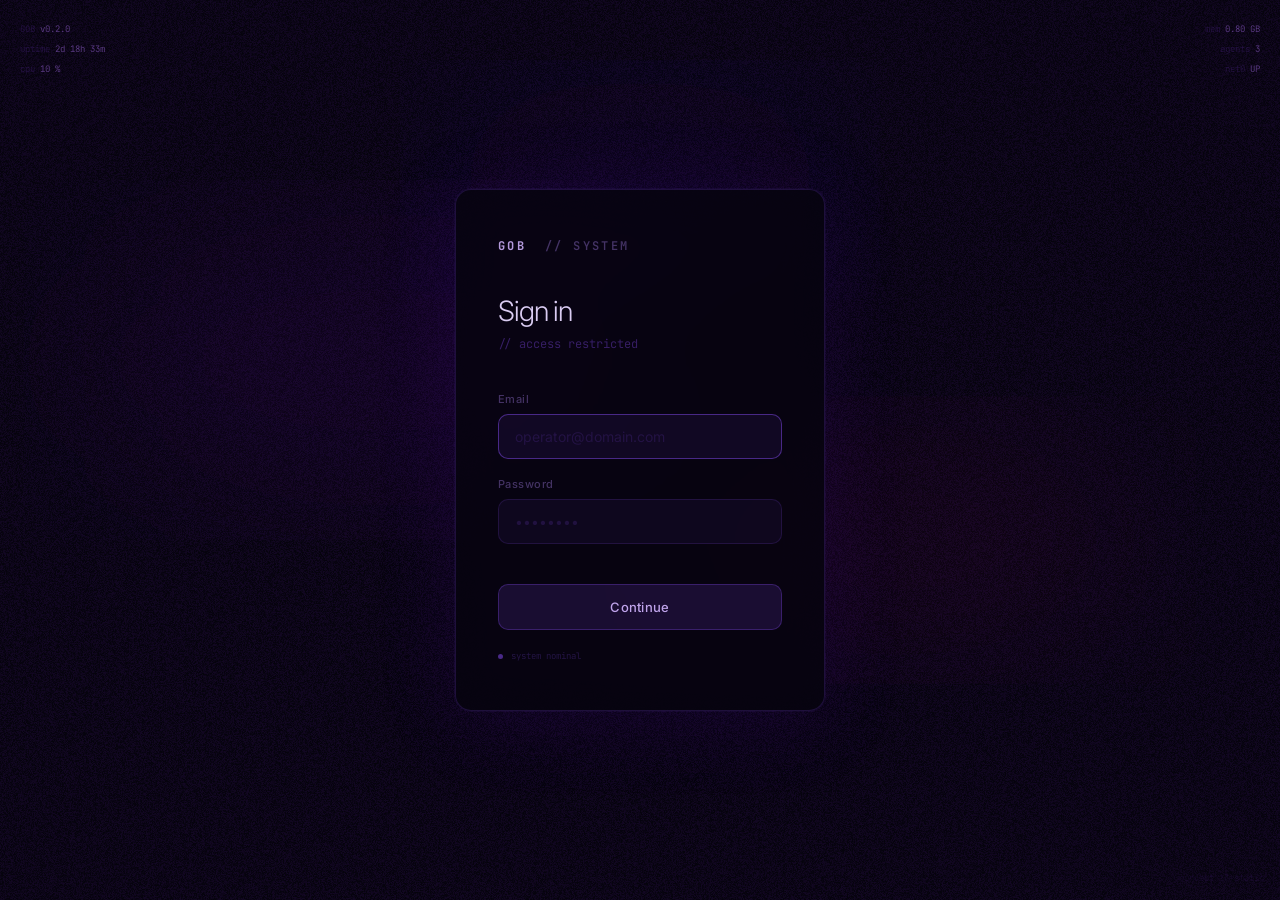
<file: ui/concepts/concept-13-static.html>
<!DOCTYPE html>
<html lang="en">
<head>
<meta charset="UTF-8">
<meta name="viewport" content="width=device-width, initial-scale=1.0">
<title>GOB — Concept 13: Static</title>
<link href="https://fonts.googleapis.com/css2?family=Inter:wght@300;400;500;600&family=JetBrains+Mono:wght@300;400&display=swap" rel="stylesheet">
<style>
*,*::before,*::after{box-sizing:border-box;margin:0;padding:0;}
html,body{height:100%;background:#07040f;font-family:'Inter',sans-serif;overflow:hidden;}
body{display:flex;align-items:center;justify-content:center;position:relative;}
canvas#static{position:fixed;inset:0;z-index:0;opacity:0.18;}
.aurora{position:fixed;inset:0;z-index:1;pointer-events:none;}
.card{position:relative;z-index:20;background:rgba(7,4,15,0.82);border:1px solid rgba(140,80,255,0.18);border-radius:16px;padding:48px 42px;width:370px;backdrop-filter:blur(24px);box-shadow:0 8px 80px rgba(80,0,180,0.15),0 0 0 1px rgba(140,80,255,0.06);}
.mark{font-size:12px;font-weight:600;letter-spacing:0.2em;text-transform:uppercase;color:rgba(180,140,255,0.35);margin-bottom:40px;font-family:'JetBrains Mono',monospace;}
.mark strong{color:rgba(210,180,255,0.85);}
h1{font-size:28px;font-weight:300;color:rgba(230,215,255,0.95);letter-spacing:-0.04em;margin-bottom:8px;}
.sub{font-size:12px;color:rgba(140,80,255,0.35);font-family:'JetBrains Mono',monospace;margin-bottom:40px;}
.field{margin-bottom:18px;}
label{display:block;font-size:11px;font-weight:500;color:rgba(180,140,255,0.35);margin-bottom:8px;letter-spacing:0.04em;}
input{width:100%;background:rgba(140,80,255,0.06);border:1px solid rgba(140,80,255,0.15);border-radius:10px;padding:13px 16px;font-size:14px;font-family:inherit;color:rgba(230,215,255,0.9);outline:none;transition:border-color 0.2s,background 0.2s;}
input::placeholder{color:rgba(140,80,255,0.15);}
input:focus{border-color:rgba(140,80,255,0.45);background:rgba(140,80,255,0.08);}
button{width:100%;margin-top:22px;padding:14px;background:rgba(140,80,255,0.14);border:1px solid rgba(140,80,255,0.28);border-radius:10px;color:rgba(210,180,255,0.9);font-family:inherit;font-size:13px;font-weight:500;cursor:pointer;letter-spacing:0.02em;transition:all 0.2s;}
button:hover{background:rgba(140,80,255,0.22);border-color:rgba(140,80,255,0.5);}
.sysline{margin-top:20px;display:flex;align-items:center;gap:8px;font-family:'JetBrains Mono',monospace;font-size:9px;color:rgba(140,80,255,0.22);}
.pls{width:5px;height:5px;border-radius:50%;background:rgba(140,80,255,0.5);animation:pl 2.5s ease-in-out infinite;}
@keyframes pl{0%,100%{opacity:1}50%{opacity:0.1}}
.corner{position:fixed;font-family:'JetBrains Mono',monospace;font-size:9px;line-height:2.2;z-index:15;}
.corner.tl{top:20px;left:20px;color:rgba(140,80,255,0.18);}
.corner.tr{top:20px;right:20px;color:rgba(140,80,255,0.18);text-align:right;}
.corner .v{color:rgba(180,120,255,0.45);}
.tag{position:fixed;bottom:16px;right:16px;font-size:9px;color:rgba(140,80,255,0.08);z-index:60;font-family:'JetBrains Mono',monospace;}
</style>
</head>
<body>
<canvas id="static"></canvas>
<div class="aurora" id="aurora"></div>
<div class="corner tl">
  <div>GOB <span class="v">v0.2.0</span></div>
  <div>uptime <span class="v" id="upt">—</span></div>
  <div>cpu <span class="v" id="cpu">—</span></div>
</div>
<div class="corner tr">
  <div>mem <span class="v" id="mem">—</span></div>
  <div>agents <span class="v">3</span></div>
  <div>net0 <span class="v">UP</span></div>
</div>
<div class="card">
  <div class="mark"><strong>GOB</strong> &nbsp;// system</div>
  <h1>Sign in</h1>
  <p class="sub">// access restricted</p>
  <div class="field"><label>Email</label><input type="email" placeholder="operator@domain.com" autofocus></div>
  <div class="field"><label>Password</label><input type="password" placeholder="••••••••"></div>
  <button>Continue</button>
  <div class="sysline"><div class="pls"></div><span id="st">system nominal</span></div>
</div>
<div class="tag">concept-13-static</div>
<script>
// Static noise canvas
const cv=document.getElementById('static'),ctx=cv.getContext('2d');
cv.width=window.innerWidth;cv.height=window.innerHeight;
function noise(){const img=ctx.createImageData(cv.width,cv.height);const d=img.data;for(let i=0;i<d.length;i+=4){const v=Math.random()*255;d[i]=v*0.3;d[i+1]=v*0.1;d[i+2]=v*0.5;d[i+3]=255;}ctx.putImageData(img,0,0);}
noise();setInterval(noise,80);
// Aurora blobs via SVG filters
const aur=document.getElementById('aurora');
aur.innerHTML=`<svg style="width:100%;height:100%;position:absolute;inset:0" viewBox="0 0 ${window.innerWidth} ${window.innerHeight}" preserveAspectRatio="none">
<defs><filter id="blur"><feGaussianBlur stdDeviation="80"/></filter></defs>
<ellipse cx="${window.innerWidth*0.3}" cy="${window.innerHeight*0.4}" rx="300" ry="150" fill="rgba(100,0,200,0.08)" filter="url(#blur)"/>
<ellipse cx="${window.innerWidth*0.7}" cy="${window.innerHeight*0.6}" rx="250" ry="120" fill="rgba(200,0,150,0.05)" filter="url(#blur)"/>
<ellipse cx="${window.innerWidth*0.5}" cy="${window.innerHeight*0.2}" rx="200" ry="100" fill="rgba(80,0,255,0.06)" filter="url(#blur)"/>
</svg>`;
let start=Date.now()-(2*86400+18*3600+33*60)*1000;
function tick(){const e=Date.now()-start,d=Math.floor(e/86400000),h=Math.floor((e%86400000)/3600000),m=Math.floor((e%3600000)/60000);document.getElementById('upt').textContent=d+'d '+String(h).padStart(2,'0')+'h '+String(m).padStart(2,'0')+'m';document.getElementById('cpu').textContent=Math.floor(8+Math.random()*14)+' %';document.getElementById('mem').textContent=(1.1+Math.sin(Date.now()/25000)*0.3).toFixed(2)+' GB';}
tick();setInterval(tick,3000);
const st=['system nominal','agents online','net0 up','scheduler idle'];let si=0;
setInterval(()=>{si=(si+1)%st.length;document.getElementById('st').textContent=st[si];},4500);
</script>
</body>
</html>
</file>
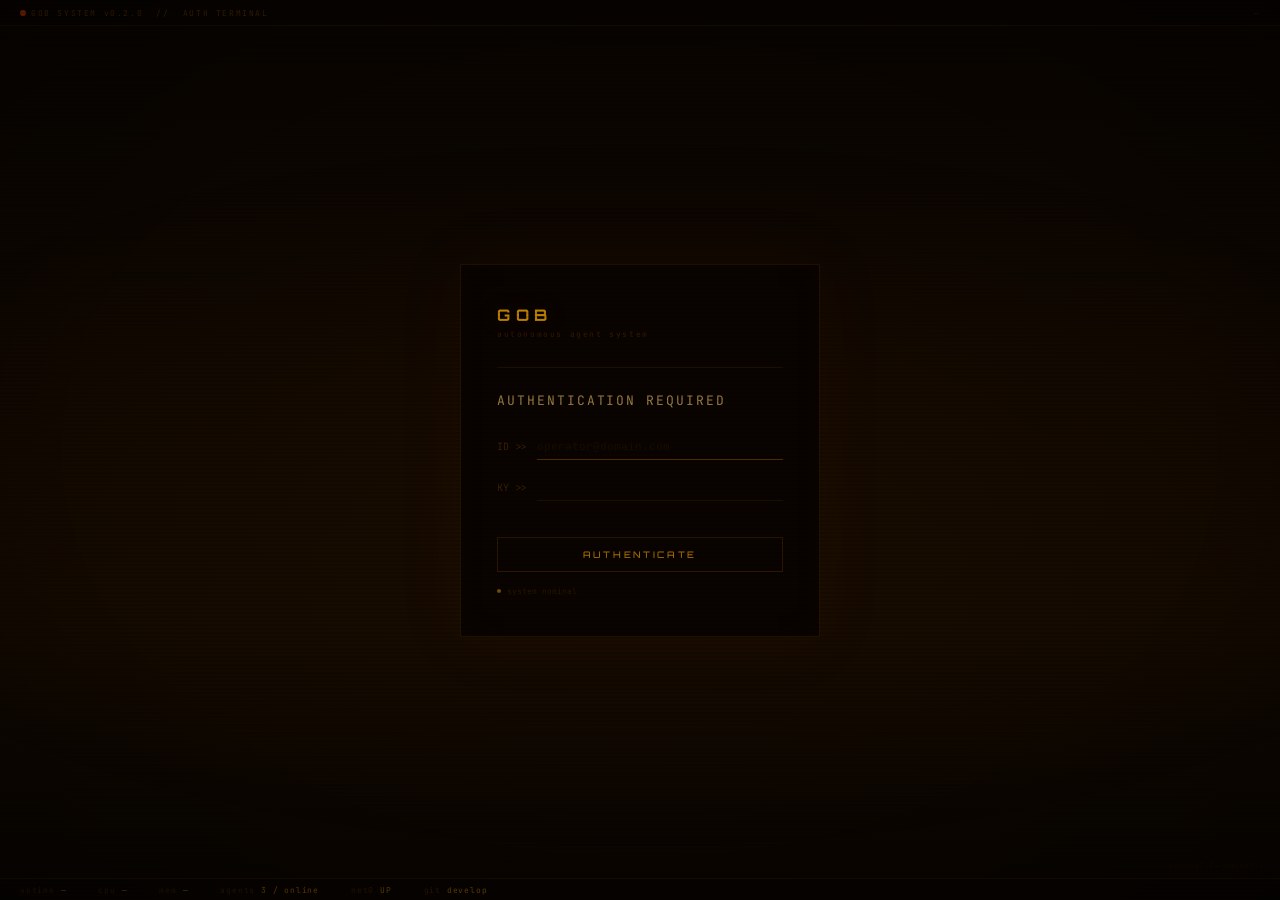
<file: ui/concepts/concept-14-cassette.html>
<!DOCTYPE html>
<html lang="en">
<head>
<meta charset="UTF-8">
<meta name="viewport" content="width=device-width, initial-scale=1.0">
<title>GOB — Concept 14: Cassette</title>
<link href="https://fonts.googleapis.com/css2?family=JetBrains+Mono:wght@300;400;500&family=Orbitron:wght@500;700&display=swap" rel="stylesheet">
<style>
*,*::before,*::after{box-sizing:border-box;margin:0;padding:0;}
html,body{height:100%;font-family:'JetBrains Mono',monospace;overflow:hidden;
  background:linear-gradient(to bottom,#080400 0%,#0f0800 40%,#120a02 70%,#080400 100%);}
body{display:flex;align-items:center;justify-content:center;position:relative;}

/* warm atmospheric glow */
.atmos{position:fixed;inset:0;pointer-events:none;
  background:radial-gradient(ellipse 70% 40% at 50% 55%,rgba(120,60,0,0.08) 0%,transparent 100%);}

/* VHS distortion lines */
.vhs{position:fixed;inset:0;pointer-events:none;z-index:2;overflow:hidden;}
.vline{position:absolute;left:0;right:0;height:1px;background:rgba(200,140,0,0.04);}

/* scanlines */
body::after{content:'';position:fixed;inset:0;
  background:repeating-linear-gradient(0deg,transparent,transparent 2px,rgba(0,0,0,0.1) 2px,rgba(0,0,0,0.1) 4px);
  pointer-events:none;z-index:100;}

/* vignette */
body::before{content:'';position:fixed;inset:0;
  background:radial-gradient(ellipse 100% 100% at 50% 50%,transparent 45%,rgba(0,0,0,0.65) 100%);
  pointer-events:none;z-index:98;}

/* header strip */
.hstrip{position:fixed;top:0;left:0;right:0;height:26px;
  border-bottom:1px solid rgba(180,100,0,0.1);
  background:rgba(8,4,0,0.95);
  display:flex;align-items:center;justify-content:space-between;
  padding:0 20px;z-index:50;}
.hstrip-l{font-size:8px;color:rgba(180,100,0,0.3);letter-spacing:0.2em;}
.hstrip-r{font-size:8px;color:rgba(180,100,0,0.2);letter-spacing:0.1em;}
.hstrip .rec{display:inline-block;width:6px;height:6px;border-radius:50%;background:rgba(200,60,0,0.6);margin-right:5px;animation:recblink 1.5s step-end infinite;vertical-align:middle;}
@keyframes recblink{0%,100%{opacity:0.6}50%{opacity:0}}

/* side log feeds */
.logfeed{position:fixed;top:32px;bottom:20px;width:220px;overflow:hidden;pointer-events:none;z-index:5;}
.logfeed.l{left:0;mask-image:linear-gradient(to right,rgba(0,0,0,0.5),transparent);}
.logfeed.r{right:0;mask-image:linear-gradient(to left,rgba(0,0,0,0.5),transparent);}
.logfeed-inner{font-size:8px;color:rgba(180,100,0,0.18);line-height:2;padding:8px 12px;white-space:nowrap;overflow:hidden;}
.logfeed.l .logfeed-inner{animation:scrollu 30s linear infinite;}
.logfeed.r .logfeed-inner{animation:scrolld 24s linear infinite;}
@keyframes scrollu{0%{transform:translateY(0)}100%{transform:translateY(-50%)}}
@keyframes scrolld{0%{transform:translateY(-50%)}100%{transform:translateY(0)}}

/* bottom metrics bar */
.metbar{position:fixed;bottom:0;left:0;right:0;height:22px;
  border-top:1px solid rgba(180,100,0,0.08);
  background:rgba(8,4,0,0.9);
  display:flex;align-items:center;padding:0 20px;gap:32px;z-index:50;}
.metbar-item{font-size:8px;color:rgba(180,100,0,0.2);letter-spacing:0.1em;}
.metbar-item .v{color:rgba(220,140,0,0.45);}

/* CARD */
.card{position:relative;z-index:20;width:360px;
  border:1px solid rgba(180,100,0,0.15);
  background:rgba(8,4,0,0.88);
  padding:40px 36px;
  box-shadow:0 0 60px rgba(100,40,0,0.1),inset 0 0 30px rgba(80,30,0,0.05);}
.logo{font-family:'Orbitron',sans-serif;font-size:16px;font-weight:700;
  color:rgba(220,150,0,0.85);letter-spacing:0.35em;
  text-shadow:0 0 30px rgba(200,120,0,0.2);margin-bottom:4px;}
.logo-sub{font-size:8px;color:rgba(180,100,0,0.25);letter-spacing:0.2em;margin-bottom:28px;}
.divline{height:1px;background:rgba(180,100,0,0.1);margin-bottom:24px;}
h1{font-size:13px;color:rgba(220,180,100,0.7);letter-spacing:0.15em;margin-bottom:24px;font-weight:400;}
.field{margin-bottom:14px;display:flex;align-items:center;}
.ps1{color:rgba(180,100,0,0.3);margin-right:10px;font-size:10px;white-space:nowrap;}
input{background:transparent;border:none;border-bottom:1px solid rgba(180,100,0,0.12);
  outline:none;font-family:inherit;font-size:11px;color:rgba(220,160,40,0.9);
  caret-color:rgba(220,150,0,0.8);flex:1;padding:6px 0;
  transition:border-color 0.2s;}
input::placeholder{color:rgba(180,100,0,0.1);}
input:focus{border-color:rgba(180,100,0,0.4);}
button{width:100%;margin-top:22px;padding:11px;
  background:transparent;border:1px solid rgba(180,100,0,0.2);
  color:rgba(220,150,0,0.75);font-family:'Orbitron',sans-serif;
  font-size:9px;font-weight:500;letter-spacing:0.3em;
  cursor:pointer;transition:all 0.2s;text-transform:uppercase;}
button:hover{background:rgba(180,100,0,0.06);border-color:rgba(220,150,0,0.45);}
.status{margin-top:14px;font-size:8px;color:rgba(180,100,0,0.18);
  display:flex;align-items:center;gap:6px;}
.pls{width:4px;height:4px;border-radius:50%;background:rgba(220,150,0,0.5);
  animation:pl 2.2s ease-in-out infinite;}
@keyframes pl{0%,100%{opacity:1}50%{opacity:0.1}}

.tag{position:fixed;bottom:30px;right:16px;font-size:8px;color:rgba(180,100,0,0.07);z-index:60;}
</style>
</head>
<body>
<div class="atmos"></div>
<div class="vhs" id="vhs"></div>

<div class="hstrip">
  <div class="hstrip-l"><span class="rec"></span>GOB SYSTEM v0.2.0 &nbsp;//&nbsp; AUTH TERMINAL</div>
  <div class="hstrip-r" id="ts">—</div>
</div>

<div class="logfeed l"><div class="logfeed-inner" id="lfl"></div></div>
<div class="logfeed r"><div class="logfeed-inner" id="lfr"></div></div>

<div class="metbar">
  <div class="metbar-item">uptime <span class="v" id="upt">—</span></div>
  <div class="metbar-item">cpu <span class="v" id="cpu">—</span></div>
  <div class="metbar-item">mem <span class="v" id="mem">—</span></div>
  <div class="metbar-item">agents <span class="v">3 / online</span></div>
  <div class="metbar-item">net0 <span class="v">UP</span></div>
  <div class="metbar-item">git <span class="v">develop</span></div>
</div>

<div class="card">
  <div class="logo">GOB</div>
  <div class="logo-sub">autonomous agent system</div>
  <div class="divline"></div>
  <h1>AUTHENTICATION REQUIRED</h1>
  <div class="field"><span class="ps1">ID &gt;&gt;</span><input type="email" placeholder="operator@domain.com" autofocus></div>
  <div class="field"><span class="ps1">KY &gt;&gt;</span><input type="password" placeholder=""></div>
  <button>Authenticate</button>
  <div class="status"><div class="pls"></div><span id="st">system nominal</span></div>
</div>
<div class="tag">concept-14-cassette</div>
<script>
// VHS lines
const vhs=document.getElementById('vhs');
for(let i=0;i<8;i++){const d=document.createElement('div');d.className='vline';d.style.top=Math.random()*100+'%';d.style.opacity=Math.random()*0.5;vhs.appendChild(d);}
setInterval(()=>{Array.from(vhs.children).forEach(l=>{if(Math.random()>0.85){l.style.top=Math.random()*100+'%';l.style.opacity=Math.random()*0.06;}});},400);
// Logs
const logs=["[agent:0] heartbeat OK 11ms","[net0] rx:2.4KB tx:0.8KB","[agent:1] task complete","[scheduler] idle","[mem] 1.3GB/8.0GB","[cpu] 11%","[git] HEAD develop +3","[agent:2] spawned hacker","[backup] OK 03:00","[kernel] tick 0x47004200","[watchdog] all UP","[agent:0] claude 2.1s","[log] rotated 847 entries","[docker] gob-dev :3001","[dns] resolved 1ms","[auth] 0 sessions active"];
const mk=n=>{let s='';for(let i=0;i<n;i++)s+=logs[i%logs.length]+'
';return s+s;};
document.getElementById('lfl').textContent=mk(35);
document.getElementById('lfr').textContent=mk(30);
// Metrics
let start=Date.now()-(2*86400+18*3600+33*60)*1000;
function tick(){const e=Date.now()-start,d=Math.floor(e/86400000),h=Math.floor((e%86400000)/3600000),m=Math.floor((e%3600000)/60000);document.getElementById('upt').textContent=d+'d '+String(h).padStart(2,'0')+'h '+String(m).padStart(2,'0')+'m';document.getElementById('cpu').textContent=Math.floor(8+Math.random()*14)+' %';document.getElementById('mem').textContent=(1.1+Math.sin(Date.now()/25000)*0.3).toFixed(2)+' GB';document.getElementById('ts').textContent=new Date().toISOString().replace('T',' ').slice(0,19);}
tick();setInterval(tick,3000);
const st=['system nominal','agents online','net0 up','scheduler idle'];let si=0;
setInterval(()=>{si=(si+1)%st.length;document.getElementById('st').textContent=st[si];},4500);
</script>
</body>
</html>
</file>
